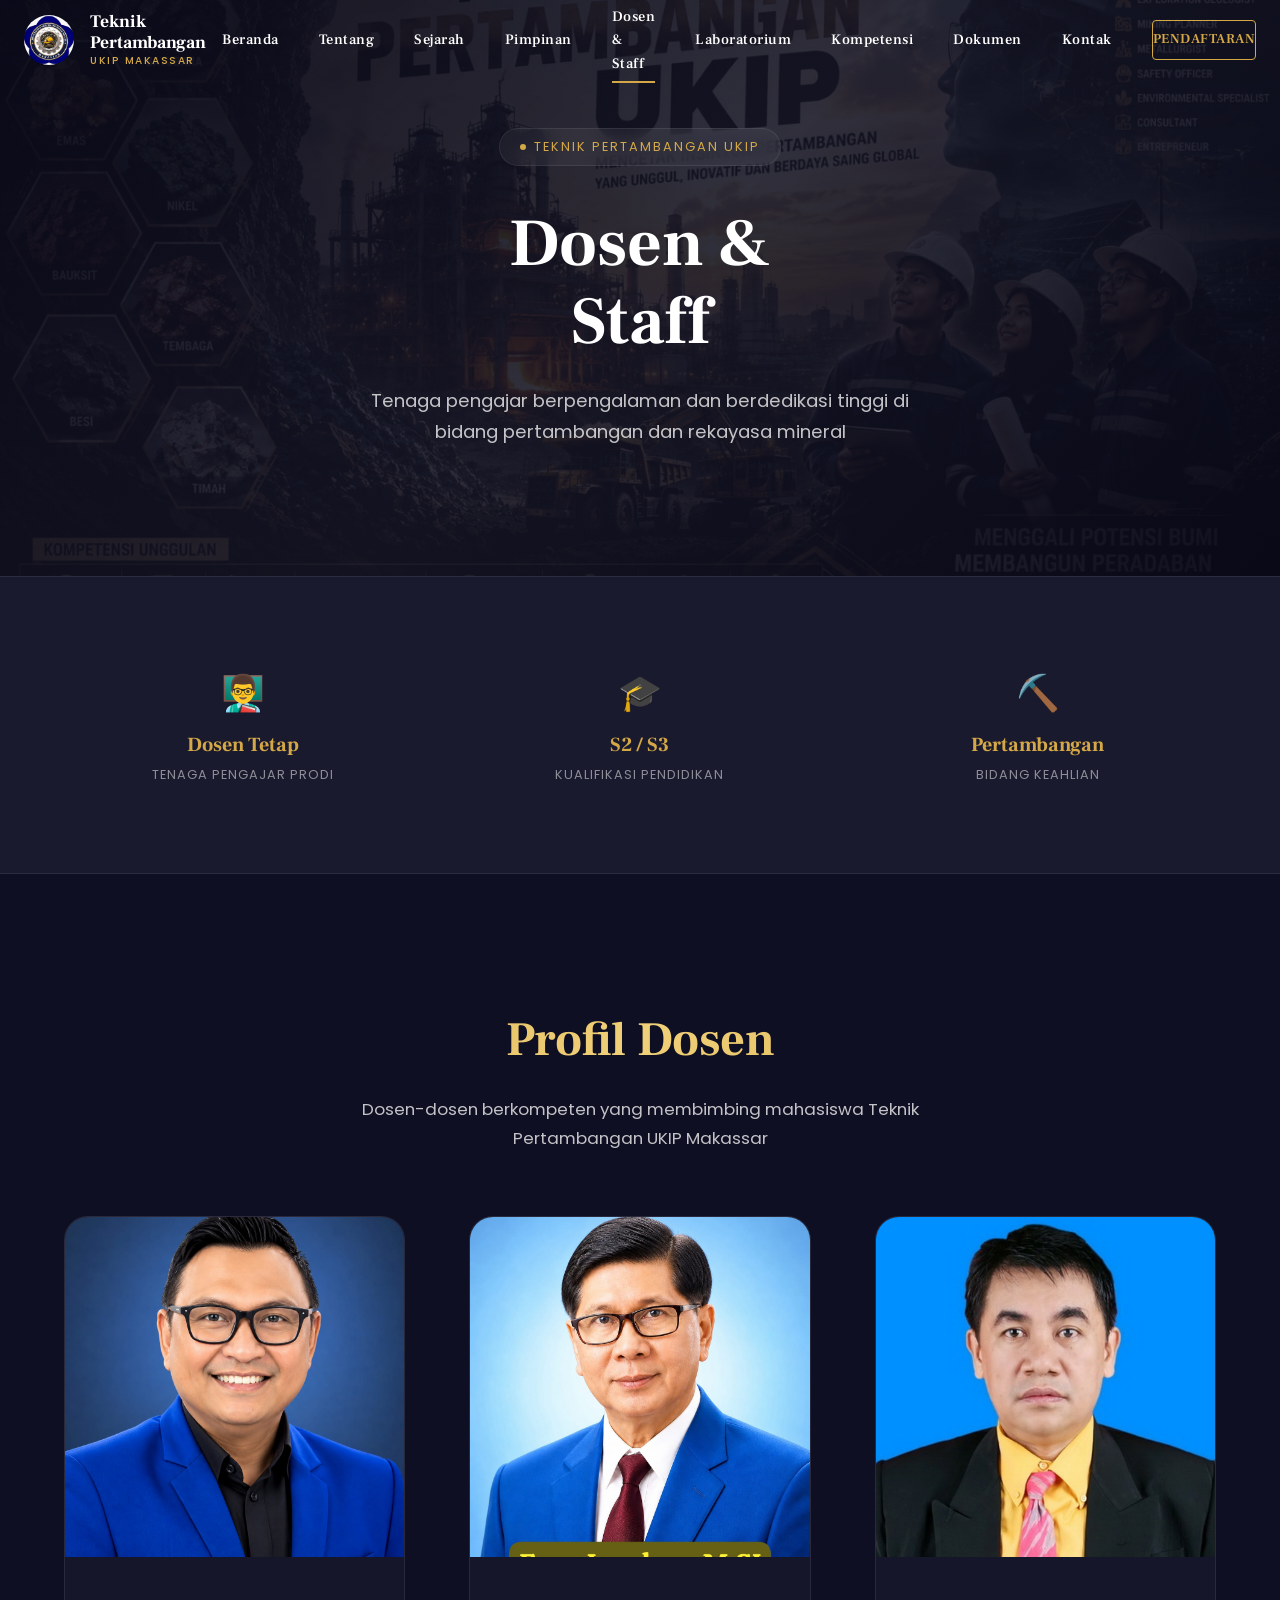
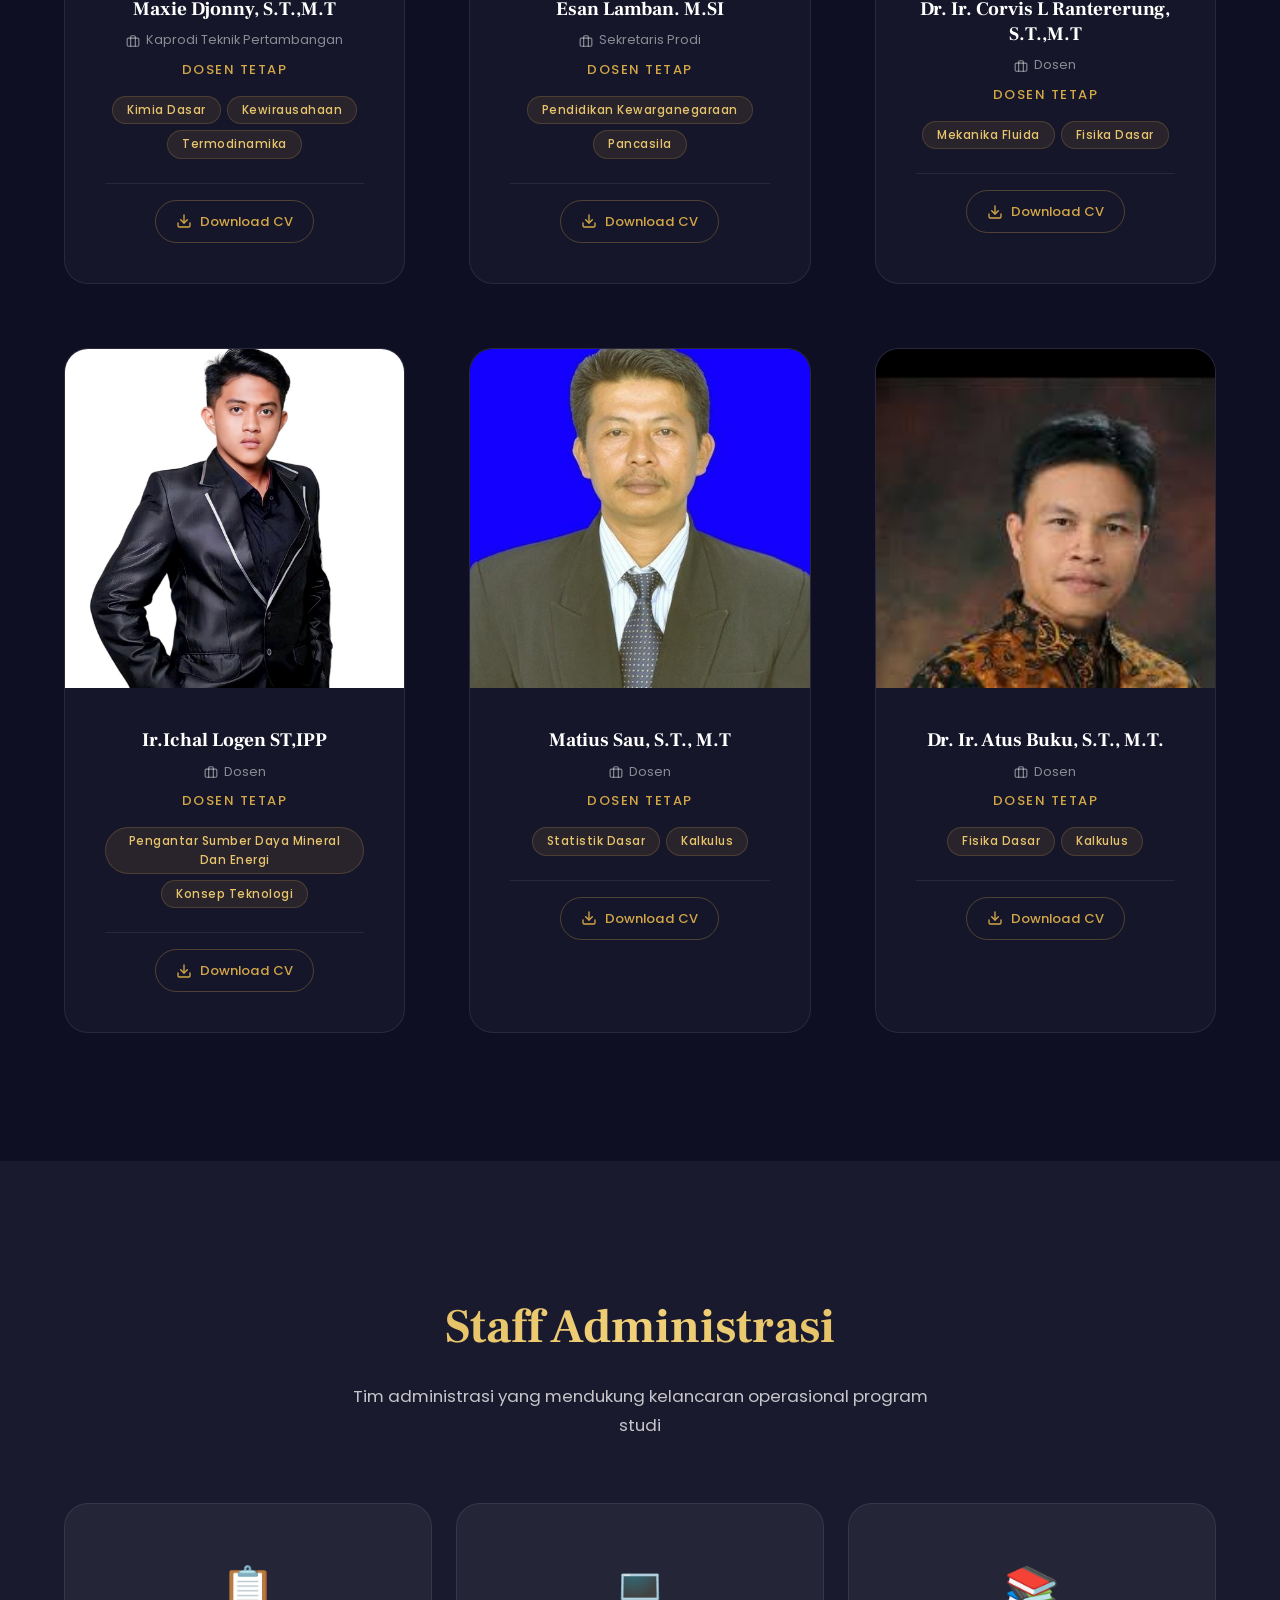
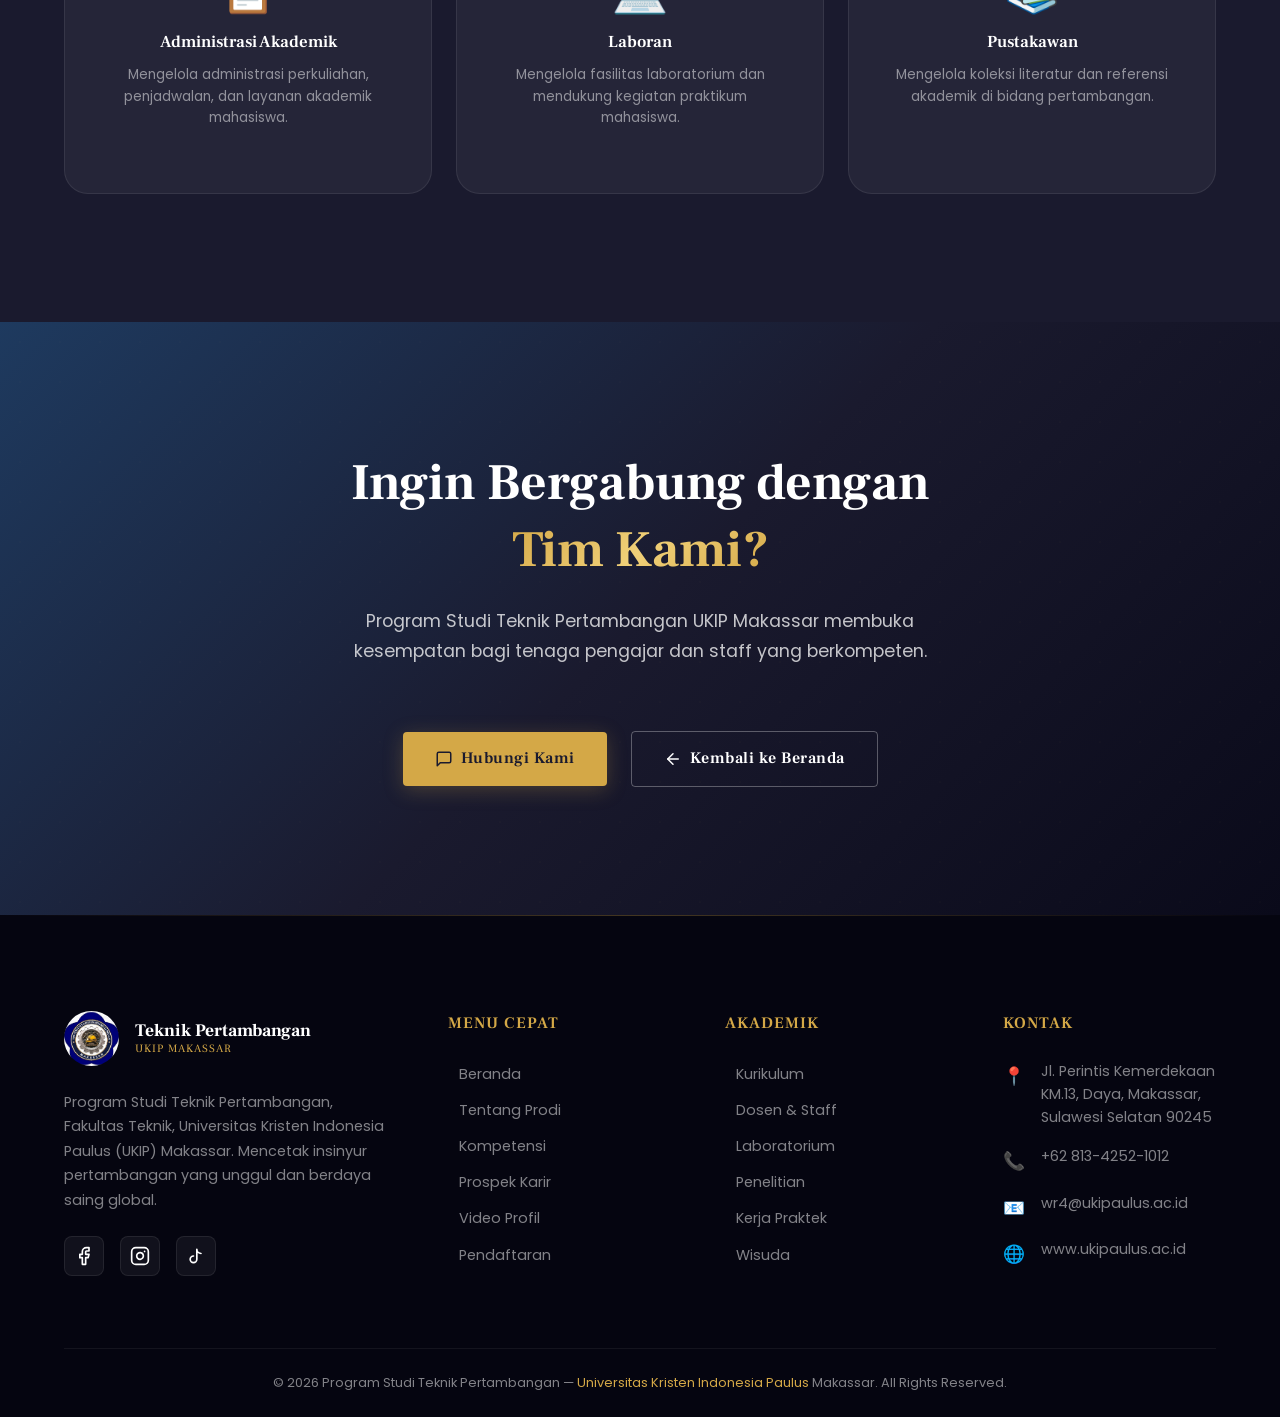
<file: dosen.html>
<!DOCTYPE html>
<html lang="id">
<head>
    <meta charset="UTF-8">
    <meta name="viewport" content="width=device-width, initial-scale=1.0">
    <title>Dosen & Staff — Teknik Pertambangan UKIP Makassar</title>
    <meta name="description" content="Profil Dosen dan Staff Program Studi Teknik Pertambangan Universitas Kristen Indonesia Paulus (UKIP) Makassar. Tenaga pengajar berpengalaman di bidang pertambangan.">
    <meta name="keywords" content="Dosen, Staff, Teknik Pertambangan, UKIP, Universitas Kristen Indonesia Paulus, Makassar">
    <meta property="og:title" content="Dosen & Staff — Teknik Pertambangan UKIP Makassar">
    <meta property="og:description" content="Profil Dosen dan Staff Program Studi Teknik Pertambangan UKIP Makassar">
    <meta property="og:type" content="website">
    <link rel="stylesheet" href="style.css">
    <link rel="icon" type="image/jpeg" href="asset/logo.jpeg">
</head>
<body>

    <!-- ==================== PRELOADER ==================== -->
    <div id="preloader">
        <img src="asset/logo.jpeg" alt="UKIP Logo" class="preloader-logo">
        <div class="preloader-bar">
            <div class="preloader-bar-inner"></div>
        </div>
        <p class="preloader-text">Loading...</p>
    </div>

    <!-- ==================== HEADER ==================== -->
    <header class="header" id="header">
        <div class="container container-wide">
            <a href="index.html" class="header-logo">
                <img src="asset/logo.jpeg" alt="Logo UKIP Teknik Pertambangan">
                <div class="header-logo-text">
                    <span class="logo-name">Teknik Pertambangan</span>
                    <span class="logo-sub">UKIP Makassar</span>
                </div>
            </a>

            <nav class="header-nav" id="main-nav">
                <a href="index.html">Beranda</a>
                <a href="index.html#tentang">Tentang</a>
                <a href="index.html#sejarah">Sejarah</a>
                <a href="index.html#pimpinan">Pimpinan</a>
                <a href="dosen.html" class="active">Dosen & Staff</a>
                <a href="laboratorium.html">Laboratorium</a>
                <a href="index.html#kompetensi">Kompetensi</a>
                <a href="index.html#dokumen">Dokumen</a>
                <a href="index.html#kontak">Kontak</a>
                <a href="index.html#pendaftaran" class="header-cta">Pendaftaran</a>
            </nav>

            <button class="menu-toggle" id="menu-toggle" aria-label="Toggle menu">
                <span></span>
                <span></span>
                <span></span>
            </button>
        </div>
    </header>

    <!-- Mobile Navigation Overlay -->
    <div class="mobile-nav-overlay" id="mobile-nav">
        <a href="index.html">Beranda</a>
        <a href="index.html#tentang">Tentang</a>
        <a href="index.html#sejarah">Sejarah</a>
        <a href="index.html#pimpinan">Pimpinan</a>
        <a href="dosen.html" class="active">Dosen & Staff</a>
        <a href="laboratorium.html">Laboratorium</a>
        <a href="index.html#kompetensi">Kompetensi</a>
        <a href="index.html#dokumen">Dokumen</a>
        <a href="index.html#kontak">Kontak</a>
        <a href="index.html#pendaftaran" class="btn btn-primary" style="margin-top: 1rem;">Pendaftaran</a>
    </div>

    <!-- ==================== PAGE HERO / BANNER ==================== -->
    <section class="dosen-hero">
        <div class="dosen-hero-bg">
            <img src="asset/banner.jpeg" alt="Banner Dosen & Staff">
        </div>
        <div class="dosen-hero-overlay"></div>
        <div class="dosen-hero-particles"></div>
        <div class="dosen-hero-content">
            <div class="hero-badge">
                <span class="badge-dot"></span>
                Teknik Pertambangan UKIP
            </div>
            <h1 class="dosen-hero-title">
                Dosen &<br>
                <span class="highlight">Staff</span>
            </h1>
            <p class="dosen-hero-subtitle">
                Tenaga pengajar berpengalaman dan berdedikasi tinggi di bidang pertambangan dan rekayasa mineral
            </p>
        </div>
    </section>

    <!-- ==================== DOSEN OVERVIEW STATS ==================== -->
    <section class="dosen-stats-section">
        <div class="container">
            <div class="dosen-stats-grid">
                <div class="dosen-stat-item">
                    <div class="dosen-stat-icon">👨‍🏫</div>
                    <div class="dosen-stat-value">Dosen Tetap</div>
                    <div class="dosen-stat-label">Tenaga Pengajar Prodi</div>
                </div>
                <div class="dosen-stat-item">
                    <div class="dosen-stat-icon">🎓</div>
                    <div class="dosen-stat-value">S2 / S3</div>
                    <div class="dosen-stat-label">Kualifikasi Pendidikan</div>
                </div>
                <div class="dosen-stat-item">
                    <div class="dosen-stat-icon">⛏️</div>
                    <div class="dosen-stat-value">Pertambangan</div>
                    <div class="dosen-stat-label">Bidang Keahlian</div>
                </div>
            </div>
        </div>
    </section>

    <!-- ==================== DOSEN PROFILES ==================== -->
    <section class="dosen-section section" id="dosen-list">
        <div class="container">
            <h2 class="section-title reveal">Profil Dosen</h2>
            <p class="section-subtitle reveal">Dosen-dosen berkompeten yang membimbing mahasiswa Teknik Pertambangan UKIP Makassar</p>

            <div class="dosen-grid">

                <!-- Dosen Card 1: Ketua Prodi -->
                <div class="dosen-card">
                    <div class="dosen-card-inner">
                        <div class="dosen-card-image-wrapper">
                            <img src="asset/ketua.jpeg" alt="Ketua Program Studi Teknik Pertambangan UKIP" class="dosen-card-photo">
                            <div class="dosen-card-overlay">
                                <a href="asset/cv_ketua_dosen.pdf" target="_blank" class="dosen-cv-btn">
                                    <svg width="18" height="18" viewBox="0 0 24 24" fill="none" stroke="currentColor" stroke-width="2" stroke-linecap="round" stroke-linejoin="round"><path d="M14 2H6a2 2 0 0 0-2 2v16a2 2 0 0 0 2 2h12a2 2 0 0 0 2-2V8z"></path><polyline points="14 2 14 8 20 8"></polyline><line x1="16" y1="13" x2="8" y2="13"></line><line x1="16" y1="17" x2="8" y2="17"></line><polyline points="10 9 9 9 8 9"></polyline></svg>
                                    Lihat CV
                                </a>
                            </div>
                        </div>
                        <div class="dosen-card-body">
                            <h3 class="dosen-card-name">Maxie Djonny, S.T.,M.T</h3>
                            <div class="dosen-card-nidn">
                                <svg width="14" height="14" viewBox="0 0 24 24" fill="none" stroke="currentColor" stroke-width="2" stroke-linecap="round" stroke-linejoin="round"><rect x="2" y="7" width="20" height="14" rx="2" ry="2"></rect><path d="M16 21V5a2 2 0 0 0-2-2h-4a2 2 0 0 0-2 2v16"></path></svg>
                                Kaprodi Teknik Pertambangan
                            </div>
                            <div class="dosen-card-jabatan">Dosen Tetap</div>
                            <div class="dosen-card-keahlian">
                                <span class="keahlian-tag">Kimia Dasar</span>
                                <span class="keahlian-tag">Kewirausahaan</span>
                                <span class="keahlian-tag">Termodinamika</span>
                            </div>
                            <div class="dosen-card-actions">
                                <a href="asset/cv_ketua_dosen.pdf" target="_blank" class="dosen-action-btn">
                                    <svg width="16" height="16" viewBox="0 0 24 24" fill="none" stroke="currentColor" stroke-width="2" stroke-linecap="round" stroke-linejoin="round"><path d="M21 15v4a2 2 0 0 1-2 2H5a2 2 0 0 1-2-2v-4"></path><polyline points="7 10 12 15 17 10"></polyline><line x1="12" y1="15" x2="12" y2="3"></line></svg>
                                    Download CV
                                </a>
                            </div>
                        </div>
                    </div>
                </div>

                <!-- Dosen Card 2: Sekretaris Prodi -->
                <div class="dosen-card">
                    <div class="dosen-card-inner">
                        <div class="dosen-card-image-wrapper">
                            <img src="asset/serkertaris.jpeg" alt="Esan Lamban, M.SI - Sekretaris Prodi Teknik Pertambangan UKIP" class="dosen-card-photo">
                            <div class="dosen-card-overlay">
                                <a href="asset/cv_serkertaris.pdf" target="_blank" class="dosen-cv-btn">
                                    <svg width="18" height="18" viewBox="0 0 24 24" fill="none" stroke="currentColor" stroke-width="2" stroke-linecap="round" stroke-linejoin="round"><path d="M14 2H6a2 2 0 0 0-2 2v16a2 2 0 0 0 2 2h12a2 2 0 0 0 2-2V8z"></path><polyline points="14 2 14 8 20 8"></polyline><line x1="16" y1="13" x2="8" y2="13"></line><line x1="16" y1="17" x2="8" y2="17"></line><polyline points="10 9 9 9 8 9"></polyline></svg>
                                    Lihat CV
                                </a>
                            </div>
                        </div>
                        <div class="dosen-card-body">
                            <h3 class="dosen-card-name">Esan Lamban. M.SI</h3>
                            <div class="dosen-card-nidn">
                                <svg width="14" height="14" viewBox="0 0 24 24" fill="none" stroke="currentColor" stroke-width="2" stroke-linecap="round" stroke-linejoin="round"><rect x="2" y="7" width="20" height="14" rx="2" ry="2"></rect><path d="M16 21V5a2 2 0 0 0-2-2h-4a2 2 0 0 0-2 2v16"></path></svg>
                                Sekretaris Prodi
                            </div>
                            <div class="dosen-card-jabatan">Dosen Tetap</div>
                            <div class="dosen-card-keahlian">
                                <span class="keahlian-tag">Pendidikan Kewarganegaraan</span>
                                <span class="keahlian-tag">Pancasila</span>
                            </div>
                            <div class="dosen-card-actions">
                                <a href="asset/cv_serkertaris.pdf" target="_blank" class="dosen-action-btn">
                                    <svg width="16" height="16" viewBox="0 0 24 24" fill="none" stroke="currentColor" stroke-width="2" stroke-linecap="round" stroke-linejoin="round"><path d="M21 15v4a2 2 0 0 1-2 2H5a2 2 0 0 1-2-2v-4"></path><polyline points="7 10 12 15 17 10"></polyline><line x1="12" y1="15" x2="12" y2="3"></line></svg>
                                    Download CV
                                </a>
                            </div>
                        </div>
                    </div>
                </div>

                <!-- Dosen Card 3 -->
                <div class="dosen-card">
                    <div class="dosen-card-inner">
                        <div class="dosen-card-image-wrapper">
                            <img src="asset/profil_dosen.jpeg" alt="Dosen Teknik Pertambangan UKIP" class="dosen-card-photo">
                            <div class="dosen-card-overlay">
                                <a href="asset/cv_dosen.pdf" target="_blank" class="dosen-cv-btn">
                                    <svg width="18" height="18" viewBox="0 0 24 24" fill="none" stroke="currentColor" stroke-width="2" stroke-linecap="round" stroke-linejoin="round"><path d="M14 2H6a2 2 0 0 0-2 2v16a2 2 0 0 0 2 2h12a2 2 0 0 0 2-2V8z"></path><polyline points="14 2 14 8 20 8"></polyline><line x1="16" y1="13" x2="8" y2="13"></line><line x1="16" y1="17" x2="8" y2="17"></line><polyline points="10 9 9 9 8 9"></polyline></svg>
                                    Lihat CV
                                </a>
                            </div>
                        </div>
                        <div class="dosen-card-body">
                            <h3 class="dosen-card-name"> Dr. Ir. Corvis L Rantererung, S.T.,M.T</h3>
                            <div class="dosen-card-nidn">
                                <svg width="14" height="14" viewBox="0 0 24 24" fill="none" stroke="currentColor" stroke-width="2" stroke-linecap="round" stroke-linejoin="round"><rect x="2" y="7" width="20" height="14" rx="2" ry="2"></rect><path d="M16 21V5a2 2 0 0 0-2-2h-4a2 2 0 0 0-2 2v16"></path></svg>
                                Dosen
                            </div>
                            <div class="dosen-card-jabatan">Dosen Tetap</div>
                            <div class="dosen-card-keahlian">
                                <span class="keahlian-tag">Mekanika Fluida</span>
                                <span class="keahlian-tag">Fisika Dasar</span>
                            </div>
                            <div class="dosen-card-actions">
                                <a href="asset/cv_dosen.pdf" target="_blank" class="dosen-action-btn">
                                    <svg width="16" height="16" viewBox="0 0 24 24" fill="none" stroke="currentColor" stroke-width="2" stroke-linecap="round" stroke-linejoin="round"><path d="M21 15v4a2 2 0 0 1-2 2H5a2 2 0 0 1-2-2v-4"></path><polyline points="7 10 12 15 17 10"></polyline><line x1="12" y1="15" x2="12" y2="3"></line></svg>
                                    Download CV
                                </a>
                            </div>
                        </div>
                    </div>
                </div>

                <!-- Dosen Card 4 -->
                <div class="dosen-card">
                    <div class="dosen-card-inner">
                        <div class="dosen-card-image-wrapper">
                            <img src="asset/profil_dosen2.jpeg" alt="Ir.Ichal Logen ST,IPP" class="dosen-card-photo">
                            <div class="dosen-card-overlay">
                                <a href="asset/cv_dosen2.pdf" target="_blank" class="dosen-cv-btn">
                                    <svg width="18" height="18" viewBox="0 0 24 24" fill="none" stroke="currentColor" stroke-width="2" stroke-linecap="round" stroke-linejoin="round"><path d="M14 2H6a2 2 0 0 0-2 2v16a2 2 0 0 0 2 2h12a2 2 0 0 0 2-2V8z"></path><polyline points="14 2 14 8 20 8"></polyline><line x1="16" y1="13" x2="8" y2="13"></line><line x1="16" y1="17" x2="8" y2="17"></line><polyline points="10 9 9 9 8 9"></polyline></svg>
                                    Lihat CV
                                </a>
                            </div>
                        </div>
                        <div class="dosen-card-body">
                            <h3 class="dosen-card-name">Ir.Ichal Logen ST,IPP</h3>
                            <div class="dosen-card-nidn">
                                <svg width="14" height="14" viewBox="0 0 24 24" fill="none" stroke="currentColor" stroke-width="2" stroke-linecap="round" stroke-linejoin="round"><rect x="2" y="7" width="20" height="14" rx="2" ry="2"></rect><path d="M16 21V5a2 2 0 0 0-2-2h-4a2 2 0 0 0-2 2v16"></path></svg>
                                Dosen
                            </div>
                            <div class="dosen-card-jabatan">Dosen Tetap</div>
                            <div class="dosen-card-keahlian">
                                <span class="keahlian-tag">Pengantar Sumber Daya Mineral Dan Energi</span>
                                <span class="keahlian-tag">Konsep Teknologi</span>
                            </div>
                            <div class="dosen-card-actions">
                                <a href="asset/cv_dosen2.pdf" target="_blank" class="dosen-action-btn">
                                    <svg width="16" height="16" viewBox="0 0 24 24" fill="none" stroke="currentColor" stroke-width="2" stroke-linecap="round" stroke-linejoin="round"><path d="M21 15v4a2 2 0 0 1-2 2H5a2 2 0 0 1-2-2v-4"></path><polyline points="7 10 12 15 17 10"></polyline><line x1="12" y1="15" x2="12" y2="3"></line></svg>
                                    Download CV
                                </a>
                            </div>
                        </div>
                    </div>
                </div>

                <!-- Dosen Card 5 -->
                <div class="dosen-card">
                    <div class="dosen-card-inner">
                        <div class="dosen-card-image-wrapper">
                            <img src="asset/profil_dosen3.jpeg" alt="Matius Sau, S.T., M.T" class="dosen-card-photo">
                            <div class="dosen-card-overlay">
                                <a href="asset/cv_dosen3.pdf" target="_blank" class="dosen-cv-btn">
                                    <svg width="18" height="18" viewBox="0 0 24 24" fill="none" stroke="currentColor" stroke-width="2" stroke-linecap="round" stroke-linejoin="round"><path d="M14 2H6a2 2 0 0 0-2 2v16a2 2 0 0 0 2 2h12a2 2 0 0 0 2-2V8z"></path><polyline points="14 2 14 8 20 8"></polyline><line x1="16" y1="13" x2="8" y2="13"></line><line x1="16" y1="17" x2="8" y2="17"></line><polyline points="10 9 9 9 8 9"></polyline></svg>
                                    Lihat CV
                                </a>
                            </div>
                        </div>
                        <div class="dosen-card-body">
                            <h3 class="dosen-card-name">Matius Sau, S.T., M.T</h3>
                            <div class="dosen-card-nidn">
                                <svg width="14" height="14" viewBox="0 0 24 24" fill="none" stroke="currentColor" stroke-width="2" stroke-linecap="round" stroke-linejoin="round"><rect x="2" y="7" width="20" height="14" rx="2" ry="2"></rect><path d="M16 21V5a2 2 0 0 0-2-2h-4a2 2 0 0 0-2 2v16"></path></svg>
                                Dosen
                            </div>
                            <div class="dosen-card-jabatan">Dosen Tetap</div>
                            <div class="dosen-card-keahlian">
                                <span class="keahlian-tag">Statistik Dasar</span>
                                <span class="keahlian-tag">Kalkulus</span>
                            </div>
                            <div class="dosen-card-actions">
                                <a href="asset/cv_dosen3.pdf" target="_blank" class="dosen-action-btn">
                                    <svg width="16" height="16" viewBox="0 0 24 24" fill="none" stroke="currentColor" stroke-width="2" stroke-linecap="round" stroke-linejoin="round"><path d="M21 15v4a2 2 0 0 1-2 2H5a2 2 0 0 1-2-2v-4"></path><polyline points="7 10 12 15 17 10"></polyline><line x1="12" y1="15" x2="12" y2="3"></line></svg>
                                    Download CV
                                </a>
                            </div>
                        </div>
                    </div>
                </div>

                <!-- Dosen Card 6 -->
                <div class="dosen-card">
                    <div class="dosen-card-inner">
                        <div class="dosen-card-image-wrapper">
                            <img src="asset/profil_dosen4.jpg" alt="Dr. Ir. Atus Buku, S.T., M.T." class="dosen-card-photo">
                            <div class="dosen-card-overlay">
                                <a href="asset/cv_dosen4.pdf" target="_blank" class="dosen-cv-btn">
                                    <svg width="18" height="18" viewBox="0 0 24 24" fill="none" stroke="currentColor" stroke-width="2" stroke-linecap="round" stroke-linejoin="round"><path d="M14 2H6a2 2 0 0 0-2 2v16a2 2 0 0 0 2 2h12a2 2 0 0 0 2-2V8z"></path><polyline points="14 2 14 8 20 8"></polyline><line x1="16" y1="13" x2="8" y2="13"></line><line x1="16" y1="17" x2="8" y2="17"></line><polyline points="10 9 9 9 8 9"></polyline></svg>
                                    Lihat CV
                                </a>
                            </div>
                        </div>
                        <div class="dosen-card-body">
                            <h3 class="dosen-card-name">Dr. Ir. Atus Buku, S.T., M.T.</h3>
                            <div class="dosen-card-nidn">
                                <svg width="14" height="14" viewBox="0 0 24 24" fill="none" stroke="currentColor" stroke-width="2" stroke-linecap="round" stroke-linejoin="round"><rect x="2" y="7" width="20" height="14" rx="2" ry="2"></rect><path d="M16 21V5a2 2 0 0 0-2-2h-4a2 2 0 0 0-2 2v16"></path></svg>
                                Dosen
                            </div>
                            <div class="dosen-card-jabatan">Dosen Tetap</div>
                            <div class="dosen-card-keahlian">
                                <span class="keahlian-tag">Fisika Dasar</span>
                                <span class="keahlian-tag">Kalkulus</span>
                            </div>
                            <div class="dosen-card-actions">
                                <a href="asset/cv_dosen4.pdf" target="_blank" class="dosen-action-btn">
                                    <svg width="16" height="16" viewBox="0 0 24 24" fill="none" stroke="currentColor" stroke-width="2" stroke-linecap="round" stroke-linejoin="round"><path d="M21 15v4a2 2 0 0 1-2 2H5a2 2 0 0 1-2-2v-4"></path><polyline points="7 10 12 15 17 10"></polyline><line x1="12" y1="15" x2="12" y2="3"></line></svg>
                                    Download CV
                                </a>
                            </div>
                        </div>
                    </div>
                </div>
                <!-- ============================================
                     TAMBAHKAN DOSEN LAINNYA DI SINI
                     Duplikasi blok <div class="dosen-card">...</div> 
                     dan ganti:
                     - src gambar (asset/profil_dosenX.jpeg, dst)
                     - href CV (asset/cv_dosenX.pdf, dst)
                     - Nama, NIDN, Jabatan, Keahlian
                     ============================================ -->

            </div>
        </div>
    </section>

    <!-- ==================== STAFF SECTION ==================== -->
    <section class="staff-section section" id="staff-list">
        <div class="container">
            <h2 class="section-title reveal">Staff Administrasi</h2>
            <p class="section-subtitle reveal">Tim administrasi yang mendukung kelancaran operasional program studi</p>

            <div class="staff-grid">
                <div class="staff-card">
                    <div class="staff-icon">📋</div>
                    <h3 class="staff-title">Administrasi Akademik</h3>
                    <p class="staff-desc">Mengelola administrasi perkuliahan, penjadwalan, dan layanan akademik mahasiswa.</p>
                </div>
                <div class="staff-card">
                    <div class="staff-icon">💻</div>
                    <h3 class="staff-title">Laboran</h3>
                    <p class="staff-desc">Mengelola fasilitas laboratorium dan mendukung kegiatan praktikum mahasiswa.</p>
                </div>
                <div class="staff-card">
                    <div class="staff-icon">📚</div>
                    <h3 class="staff-title">Pustakawan</h3>
                    <p class="staff-desc">Mengelola koleksi literatur dan referensi akademik di bidang pertambangan.</p>
                </div>
            </div>
        </div>
    </section>

    <!-- ==================== CTA SECTION ==================== -->
    <section class="cta-section" id="pendaftaran">
        <div class="container">
            <div class="cta-content">
                <h2 class="cta-title reveal">
                    Ingin Bergabung dengan<br>
                    <span class="gold">Tim Kami?</span>
                </h2>
                <p class="cta-desc reveal">
                    Program Studi Teknik Pertambangan UKIP Makassar membuka kesempatan bagi tenaga pengajar dan staff yang berkompeten.
                </p>
                <div class="hero-buttons reveal">
                    <a href="https://wa.me/6281241219599" target="_blank" class="btn btn-primary">
                        <svg width="18" height="18" viewBox="0 0 24 24" fill="none" stroke="currentColor" stroke-width="2" stroke-linecap="round" stroke-linejoin="round"><path d="M21 15a2 2 0 0 1-2 2H7l-4 4V5a2 2 0 0 1 2-2h14a2 2 0 0 1 2 2z"></path></svg>
                        Hubungi Kami
                    </a>
                    <a href="index.html" class="btn btn-outline">
                        <svg width="18" height="18" viewBox="0 0 24 24" fill="none" stroke="currentColor" stroke-width="2" stroke-linecap="round" stroke-linejoin="round"><line x1="19" y1="12" x2="5" y2="12"></line><polyline points="12 19 5 12 12 5"></polyline></svg>
                        Kembali ke Beranda
                    </a>
                </div>
            </div>
        </div>
    </section>

    <!-- ==================== FOOTER ==================== -->
    <footer class="footer" id="kontak">
        <div class="container">
            <div class="footer-grid">
                <!-- Brand Column -->
                <div class="footer-brand">
                    <div class="footer-logo">
                        <img src="asset/logo.jpeg" alt="Logo UKIP">
                        <div class="footer-logo-text">
                            Teknik Pertambangan
                            <span>UKIP Makassar</span>
                        </div>
                    </div>
                    <p class="footer-desc">
                        Program Studi Teknik Pertambangan, Fakultas Teknik, Universitas Kristen Indonesia Paulus (UKIP) Makassar. Mencetak insinyur pertambangan yang unggul dan berdaya saing global.
                    </p>
                    <div class="footer-social">
                        <a href="https://facebook.com/ukipmakassar" aria-label="Facebook" target="_blank">
                            <svg width="20" height="20" viewBox="0 0 24 24" fill="none" stroke="currentColor" stroke-width="2" stroke-linecap="round" stroke-linejoin="round"><path d="M18 2h-3a5 5 0 0 0-5 5v3H7v4h3v8h4v-8h3l1-4h-4V7a1 1 0 0 1 1-1h3z"></path></svg>
                        </a>
                        <a href="https://instagram.com/ukipmakassar" aria-label="Instagram" target="_blank">
                            <svg width="20" height="20" viewBox="0 0 24 24" fill="none" stroke="currentColor" stroke-width="2" stroke-linecap="round" stroke-linejoin="round"><rect x="2" y="2" width="20" height="20" rx="5" ry="5"></rect><path d="M16 11.37A4 4 0 1 1 12.63 8 4 4 0 0 1 16 11.37z"></path><line x1="17.5" y1="6.5" x2="17.51" y2="6.5"></line></svg>
                        </a>
                        <a href="https://tiktok.com/@ukipmakassar" aria-label="TikTok" target="_blank">
                            <svg width="20" height="20" viewBox="0 0 24 24" fill="none" stroke="currentColor" stroke-width="2" stroke-linecap="round" stroke-linejoin="round"><path d="M9 12a4 4 0 1 0 4 4V4a5 5 0 0 0 5 5"></path></svg>
                        </a>
                    </div>
                </div>

                <!-- Quick Links -->
                <div class="footer-col">
                    <h4>Menu Cepat</h4>
                    <ul>
                        <li><a href="index.html">Beranda</a></li>
                        <li><a href="index.html#tentang">Tentang Prodi</a></li>
                        <li><a href="index.html#kompetensi">Kompetensi</a></li>
                        <li><a href="index.html#karir">Prospek Karir</a></li>
                        <li><a href="index.html#video">Video Profil</a></li>
                        <li><a href="index.html#pendaftaran">Pendaftaran</a></li>
                    </ul>
                </div>

                <!-- Academic -->
                <div class="footer-col">
                    <h4>Akademik</h4>
                    <ul>
                        <li><a href="javascript:void(0)">Kurikulum</a></li>
                        <li><a href="dosen.html">Dosen & Staff</a></li>
                        <li><a href="laboratorium.html">Laboratorium</a></li>
                        <li><a href="javascript:void(0)">Penelitian</a></li>
                        <li><a href="javascript:void(0)">Kerja Praktek</a></li>
                        <li><a href="javascript:void(0)">Wisuda</a></li>
                    </ul>
                </div>

                <!-- Contact -->
                <div class="footer-col">
                    <h4>Kontak</h4>
                    <div class="footer-contact-item">
                        <span class="icon">📍</span>
                        <span>Jl. Perintis Kemerdekaan KM.13, Daya, Makassar, Sulawesi Selatan 90245</span>
                    </div>
                    <div class="footer-contact-item">
                        <span class="icon">📞</span>
                        <span>+62 813-4252-1012</span>
                    </div>
                    <div class="footer-contact-item">
                        <span class="icon">📧</span>
                        <span>wr4@ukipaulus.ac.id</span>
                    </div>
                    <div class="footer-contact-item">
                        <span class="icon">🌐</span>
                        <span>www.ukipaulus.ac.id</span>
                    </div>
                </div>
            </div>

            <div class="footer-bottom">
                <p>&copy; 2026 Program Studi Teknik Pertambangan — <a href="https://ukipaulus.ac.id" target="_blank">Universitas Kristen Indonesia Paulus</a> Makassar. All Rights Reserved.</p>
            </div>
        </div>
    </footer>

    <script src="script.js"></script>
</body>
</html>
</file>
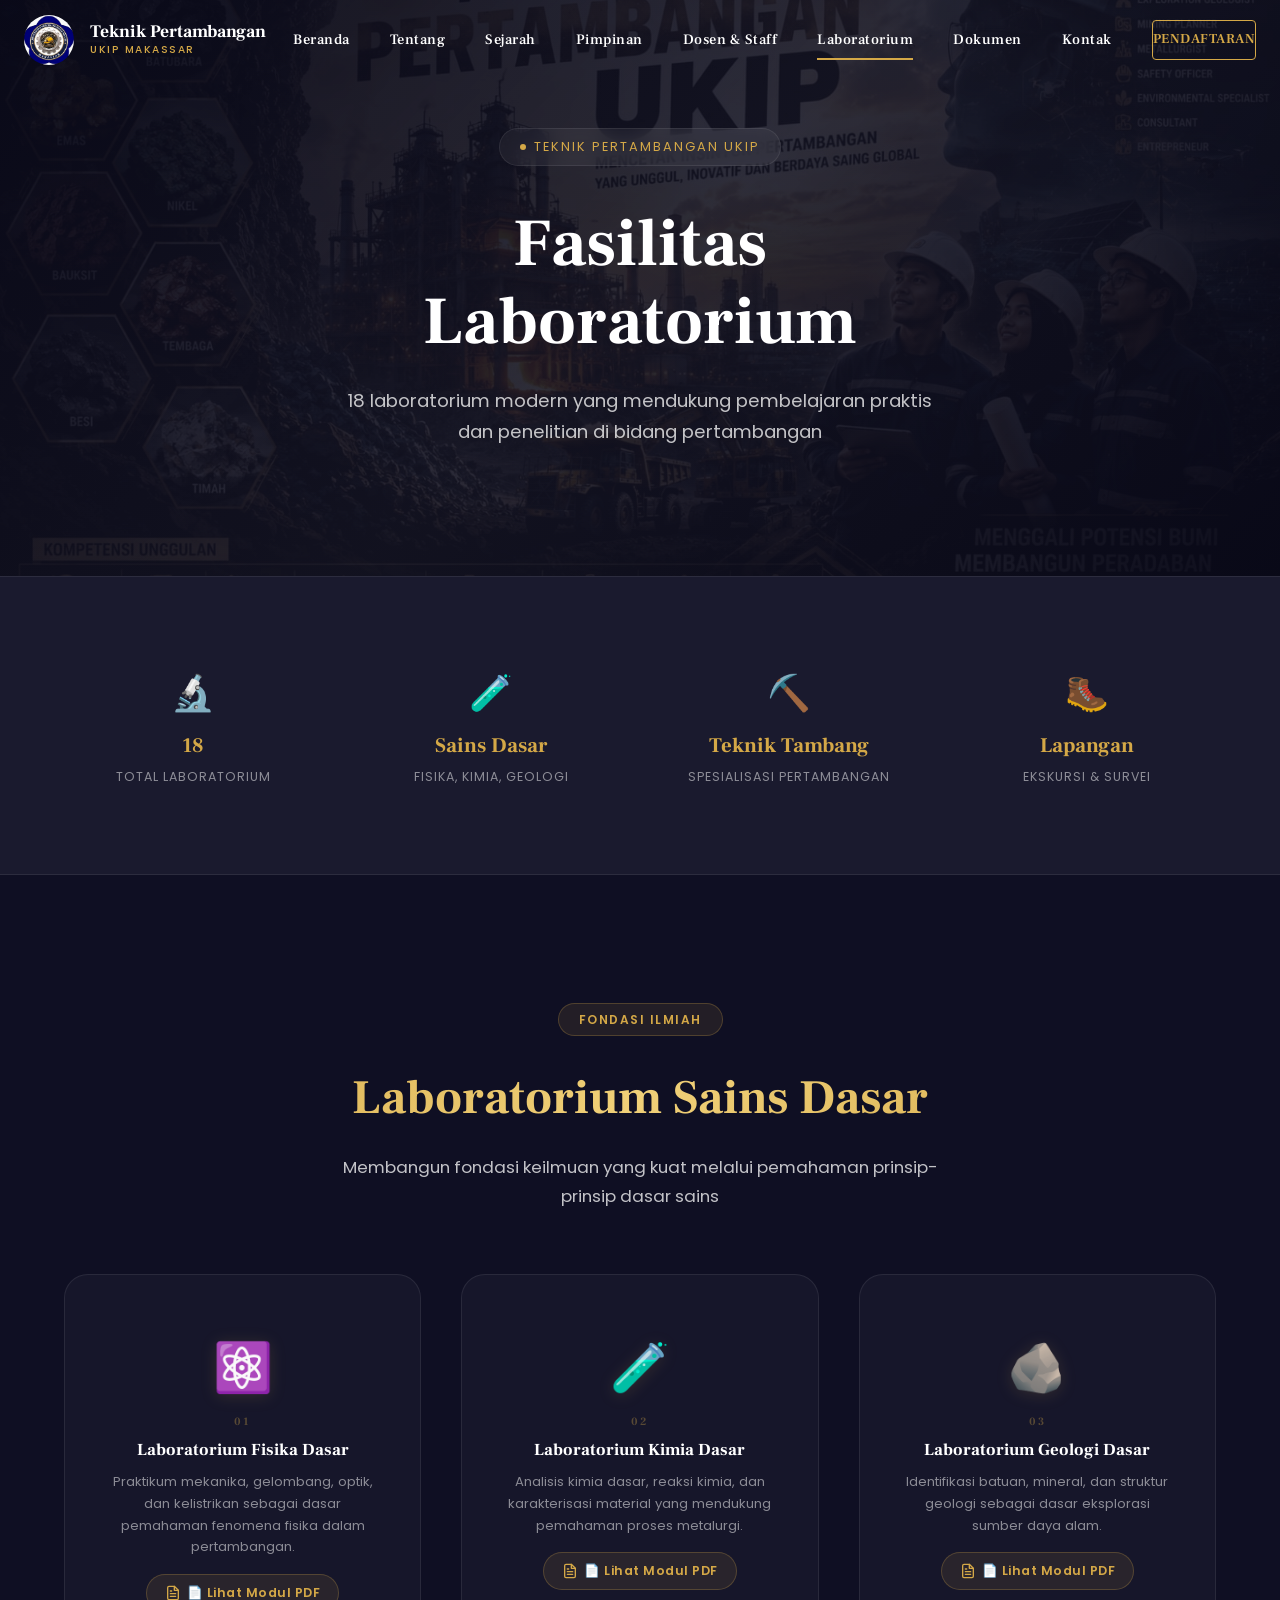
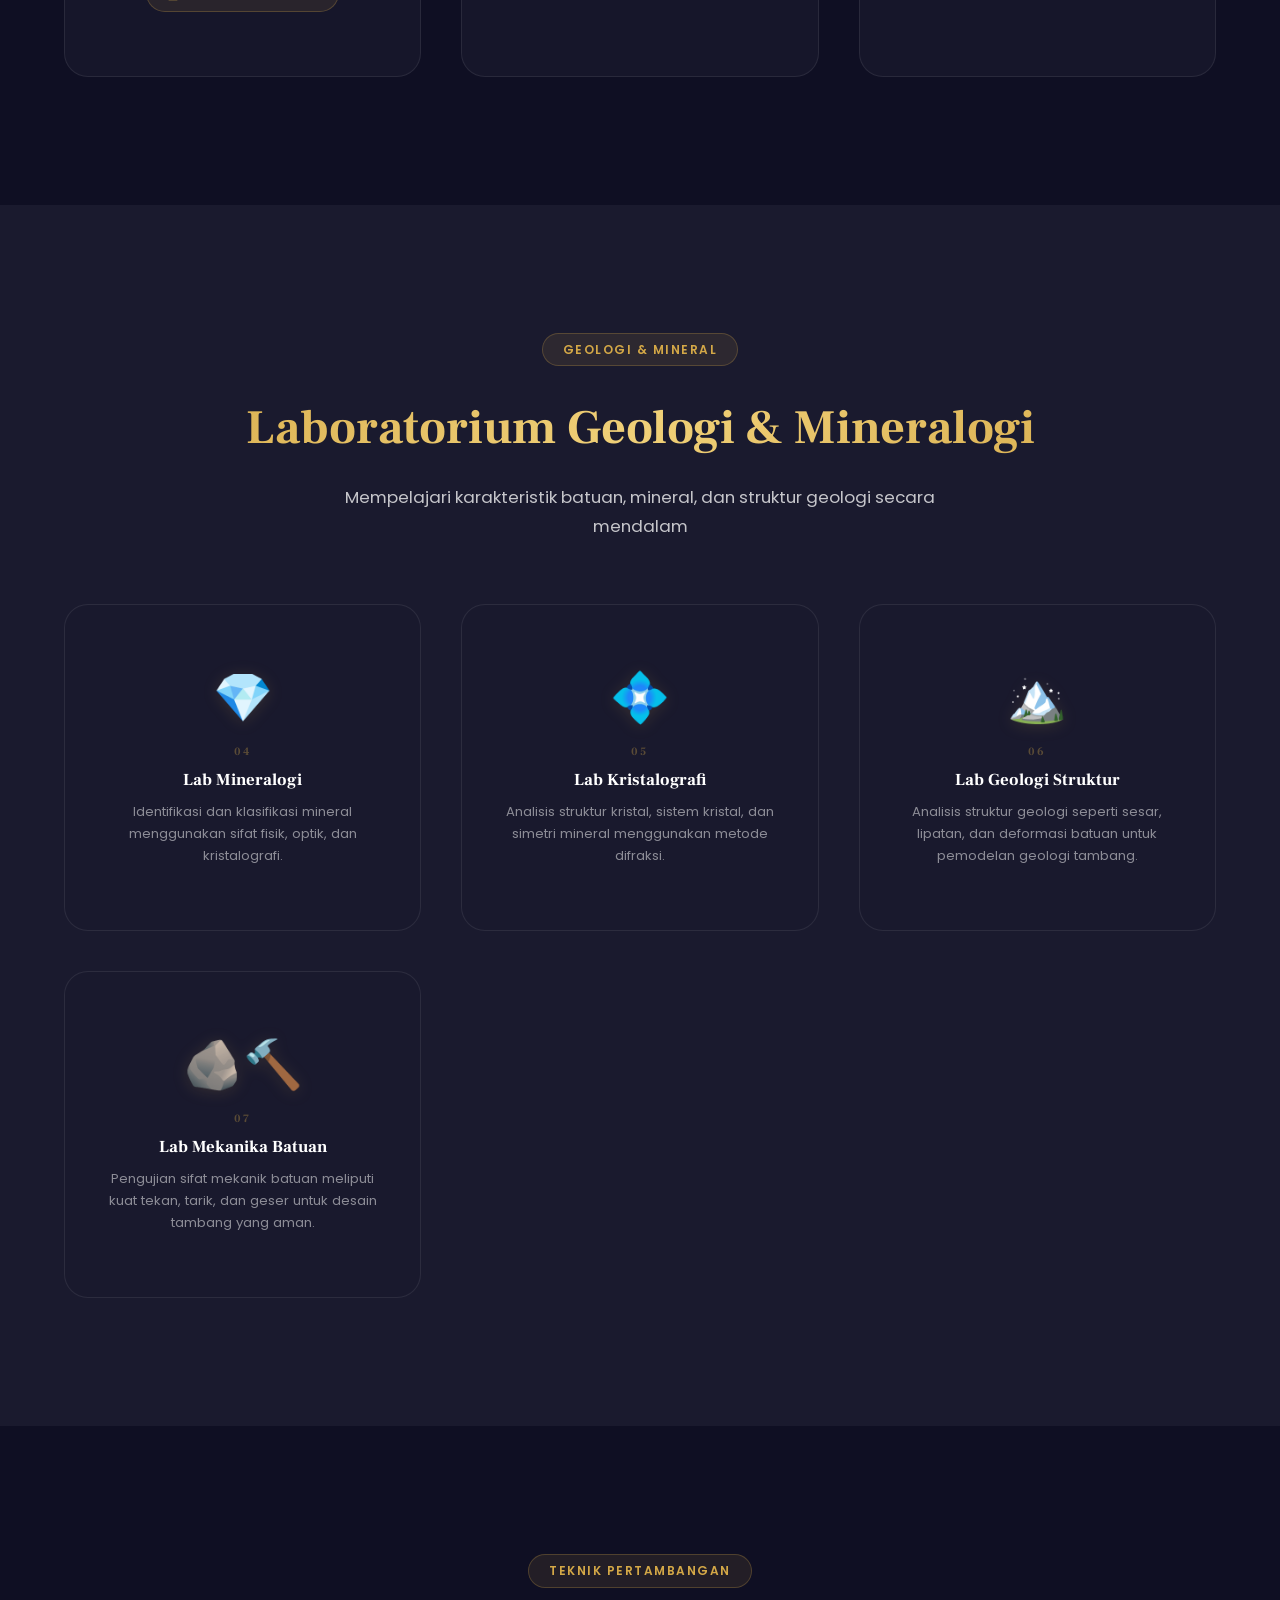
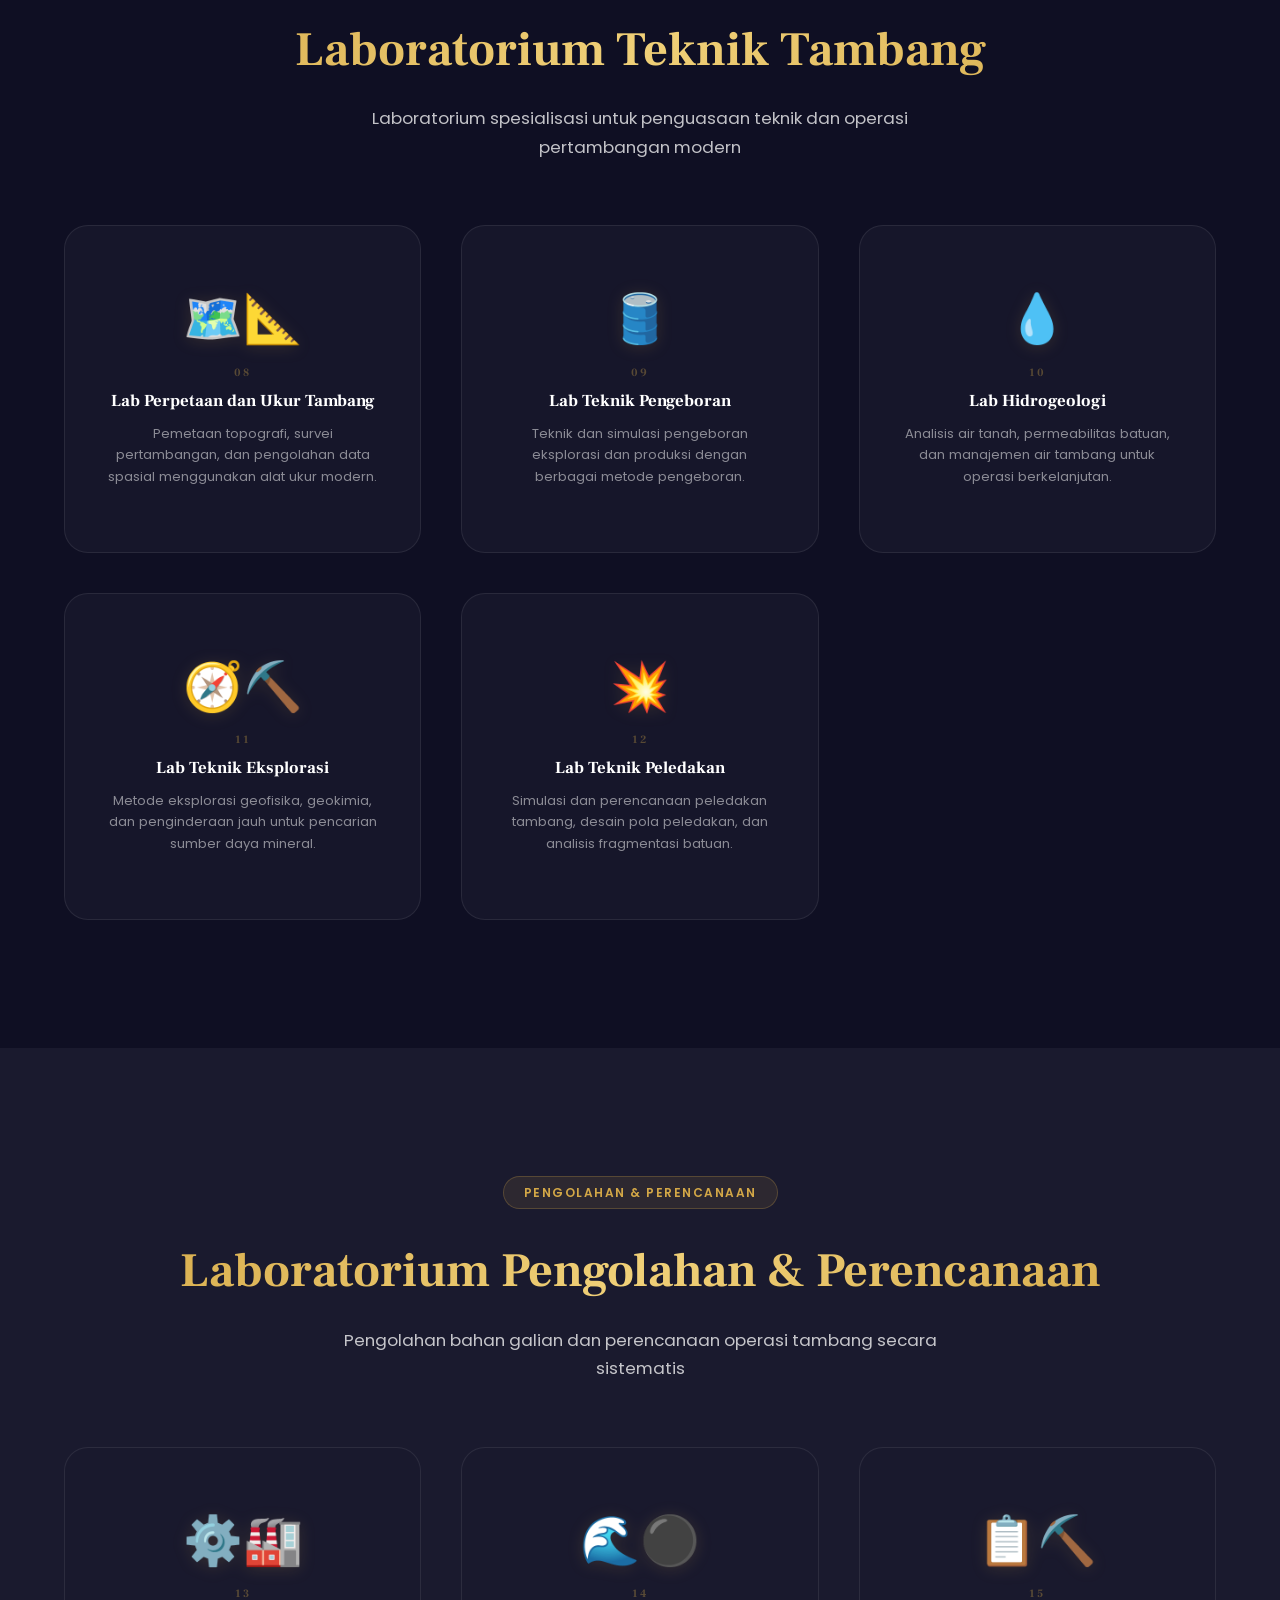
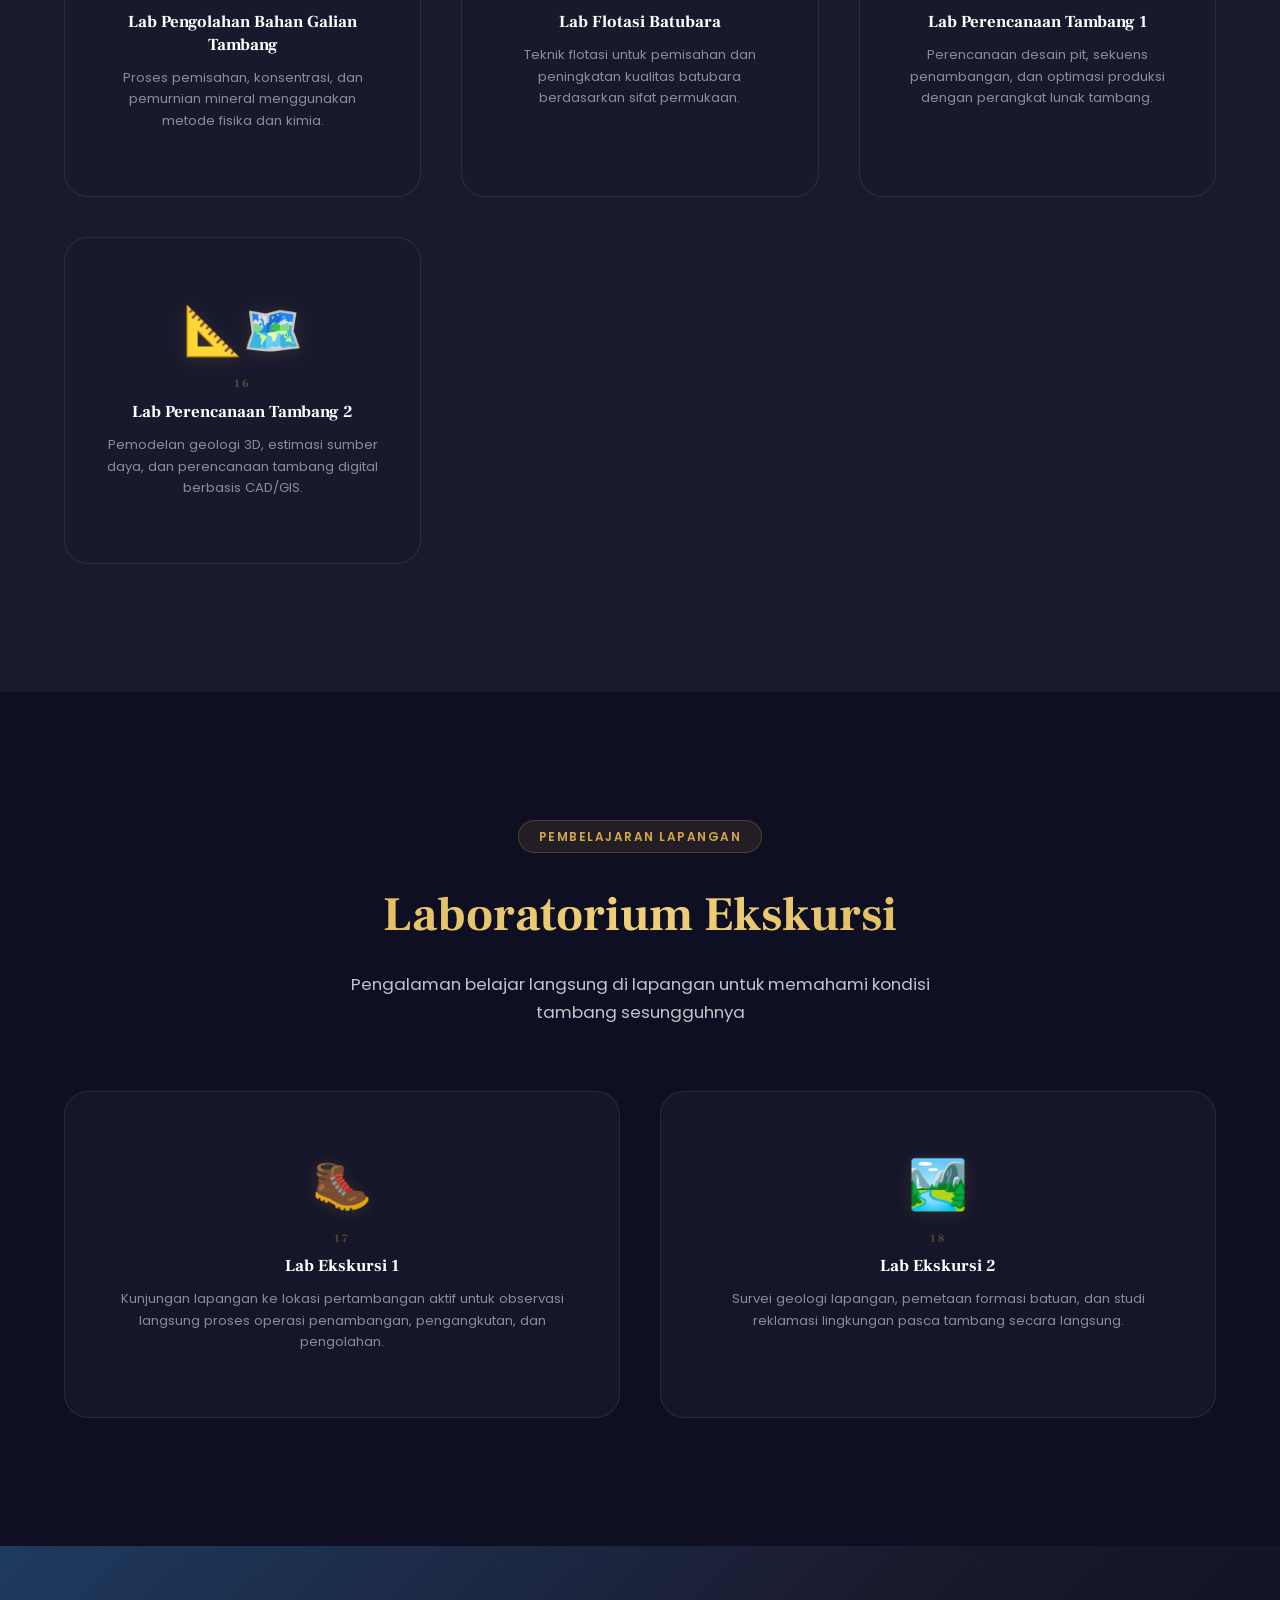
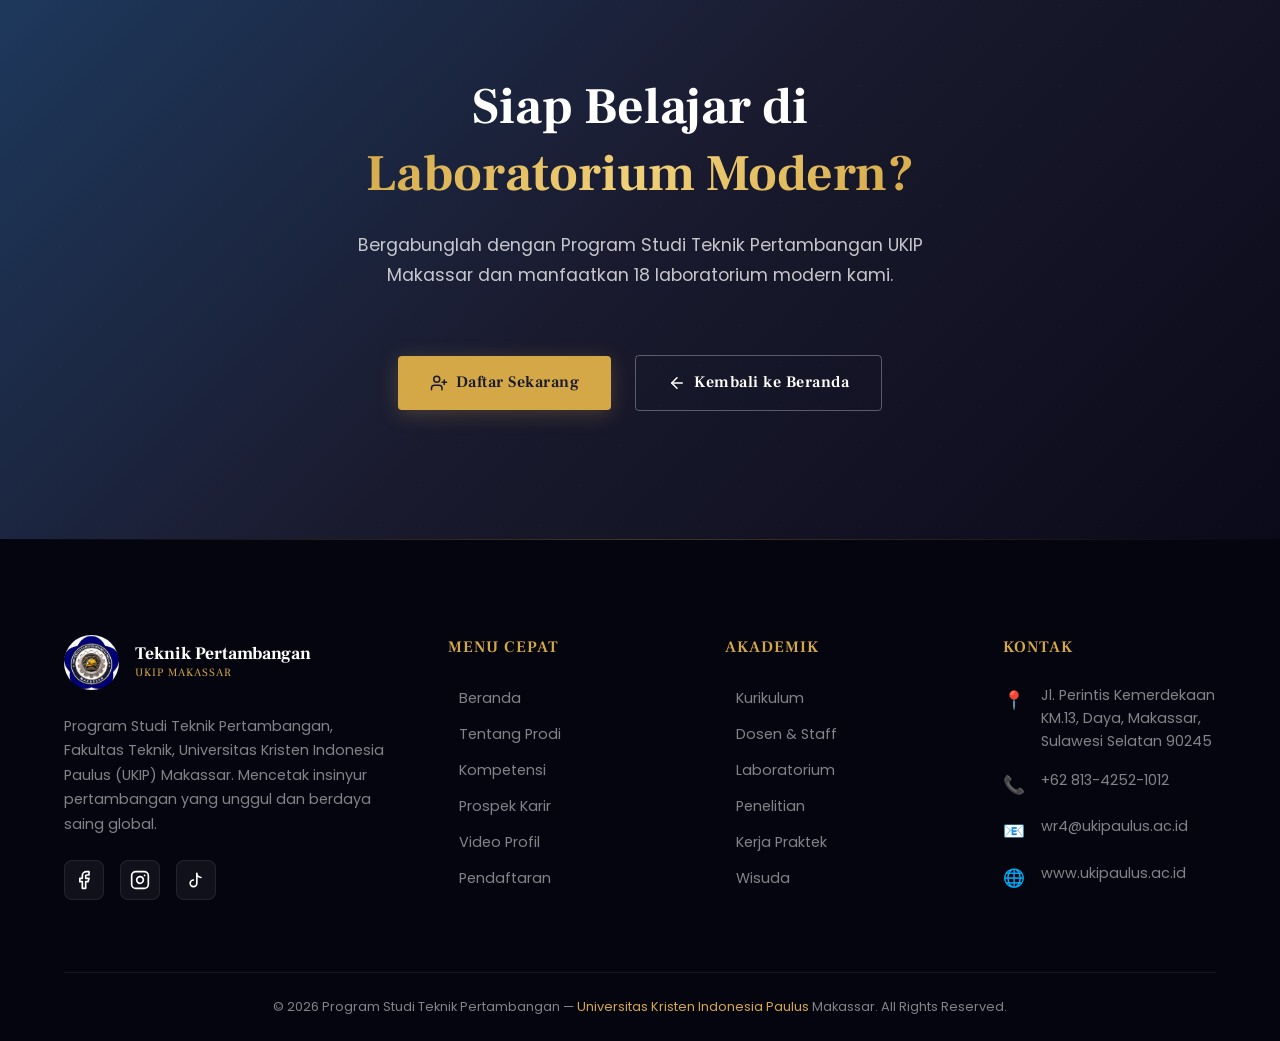
<file: laboratorium.html>
<!DOCTYPE html>
<html lang="id">
<head>
    <meta charset="UTF-8">
    <meta name="viewport" content="width=device-width, initial-scale=1.0">
    <title>Laboratorium — Teknik Pertambangan UKIP Makassar</title>
    <meta name="description" content="Fasilitas Laboratorium Program Studi Teknik Pertambangan Universitas Kristen Indonesia Paulus (UKIP) Makassar. 18 laboratorium modern untuk mendukung pembelajaran praktis.">
    <meta name="keywords" content="Laboratorium, Teknik Pertambangan, UKIP, Universitas Kristen Indonesia Paulus, Makassar, Lab Geologi, Lab Pertambangan">
    <meta property="og:title" content="Laboratorium — Teknik Pertambangan UKIP Makassar">
    <meta property="og:description" content="18 Laboratorium modern untuk mendukung pembelajaran Teknik Pertambangan UKIP Makassar">
    <meta property="og:type" content="website">
    <link rel="stylesheet" href="style.css">
    <link rel="icon" type="image/jpeg" href="asset/logo.jpeg">
</head>
<body>

    <!-- ==================== PRELOADER ==================== -->
    <div id="preloader">
        <img src="asset/logo.jpeg" alt="UKIP Logo" class="preloader-logo">
        <div class="preloader-bar">
            <div class="preloader-bar-inner"></div>
        </div>
        <p class="preloader-text">Loading...</p>
    </div>

    <!-- ==================== HEADER ==================== -->
    <header class="header" id="header">
        <div class="container container-wide">
            <a href="index.html" class="header-logo">
                <img src="asset/logo.jpeg" alt="Logo UKIP Teknik Pertambangan">
                <div class="header-logo-text">
                    <span class="logo-name">Teknik Pertambangan</span>
                    <span class="logo-sub">UKIP Makassar</span>
                </div>
            </a>

            <nav class="header-nav" id="main-nav">
                <a href="index.html">Beranda</a>
                <a href="index.html#tentang">Tentang</a>
                <a href="index.html#sejarah">Sejarah</a>
                <a href="index.html#pimpinan">Pimpinan</a>
                <a href="dosen.html">Dosen & Staff</a>
                <a href="laboratorium.html" class="active">Laboratorium</a>
                <a href="index.html#dokumen">Dokumen</a>
                <a href="index.html#kontak">Kontak</a>
                <a href="index.html#pendaftaran" class="header-cta">Pendaftaran</a>
            </nav>

            <button class="menu-toggle" id="menu-toggle" aria-label="Toggle menu">
                <span></span>
                <span></span>
                <span></span>
            </button>
        </div>
    </header>

    <!-- Mobile Navigation Overlay -->
    <div class="mobile-nav-overlay" id="mobile-nav">
        <a href="index.html">Beranda</a>
        <a href="index.html#tentang">Tentang</a>
        <a href="index.html#sejarah">Sejarah</a>
        <a href="index.html#pimpinan">Pimpinan</a>
        <a href="dosen.html">Dosen & Staff</a>
        <a href="laboratorium.html" class="active">Laboratorium</a>
        <a href="index.html#dokumen">Dokumen</a>
        <a href="index.html#kontak">Kontak</a>
        <a href="index.html#pendaftaran" class="btn btn-primary" style="margin-top: 1rem;">Pendaftaran</a>
    </div>

    <!-- ==================== PAGE HERO / BANNER ==================== -->
    <section class="lab-hero">
        <div class="lab-hero-bg">
            <img src="asset/banner.jpeg" alt="Banner Laboratorium Teknik Pertambangan">
        </div>
        <div class="lab-hero-overlay"></div>
        <div class="lab-hero-particles"></div>
        <div class="lab-hero-content">
            <div class="hero-badge">
                <span class="badge-dot"></span>
                Teknik Pertambangan UKIP
            </div>
            <h1 class="lab-hero-title">
                Fasilitas<br>
                <span class="highlight">Laboratorium</span>
            </h1>
            <p class="lab-hero-subtitle">
                18 laboratorium modern yang mendukung pembelajaran praktis dan penelitian di bidang pertambangan
            </p>
        </div>
    </section>

    <!-- ==================== LAB OVERVIEW STATS ==================== -->
    <section class="lab-stats-section">
        <div class="container">
            <div class="lab-stats-grid">
                <div class="lab-stat-item">
                    <div class="lab-stat-icon">🔬</div>
                    <div class="lab-stat-value">18</div>
                    <div class="lab-stat-label">Total Laboratorium</div>
                </div>
                <div class="lab-stat-item">
                    <div class="lab-stat-icon">🧪</div>
                    <div class="lab-stat-value">Sains Dasar</div>
                    <div class="lab-stat-label">Fisika, Kimia, Geologi</div>
                </div>
                <div class="lab-stat-item">
                    <div class="lab-stat-icon">⛏️</div>
                    <div class="lab-stat-value">Teknik Tambang</div>
                    <div class="lab-stat-label">Spesialisasi Pertambangan</div>
                </div>
                <div class="lab-stat-item">
                    <div class="lab-stat-icon">🥾</div>
                    <div class="lab-stat-value">Lapangan</div>
                    <div class="lab-stat-label">Ekskursi & Survei</div>
                </div>
            </div>
        </div>
    </section>

    <!-- ==================== LAB KATEGORI: SAINS DASAR ==================== -->
    <section class="lab-category-section section" id="lab-sains">
        <div class="container">
            <div class="lab-category-header reveal">
                <span class="lab-category-badge">Fondasi Ilmiah</span>
                <h2 class="section-title">Laboratorium Sains Dasar</h2>
                <p class="section-subtitle">Membangun fondasi keilmuan yang kuat melalui pemahaman prinsip-prinsip dasar sains</p>
            </div>

            <div class="lab-grid">
                <div class="lab-card">
                    <div class="lab-card-emoji">⚛️</div>
                    <div class="lab-card-number">01</div>
                    <h3 class="lab-card-name">Laboratorium Fisika Dasar</h3>
                    <p class="lab-card-desc">Praktikum mekanika, gelombang, optik, dan kelistrikan sebagai dasar pemahaman fenomena fisika dalam pertambangan.</p>
                    <a href="asset/Modul Fisika T.Pertambangan UKIP.pdf" target="_blank" class="lab-card-modul">
                        <svg width="16" height="16" viewBox="0 0 24 24" fill="none" stroke="currentColor" stroke-width="2" stroke-linecap="round" stroke-linejoin="round"><path d="M14 2H6a2 2 0 0 0-2 2v16a2 2 0 0 0 2 2h12a2 2 0 0 0 2-2V8z"></path><polyline points="14 2 14 8 20 8"></polyline><line x1="16" y1="13" x2="8" y2="13"></line><line x1="16" y1="17" x2="8" y2="17"></line><polyline points="10 9 9 9 8 9"></polyline></svg>
                        📄 Lihat Modul PDF
                    </a>
                    <div class="lab-card-glow"></div>
                </div>
                <div class="lab-card">
                    <div class="lab-card-emoji">🧪</div>
                    <div class="lab-card-number">02</div>
                    <h3 class="lab-card-name">Laboratorium Kimia Dasar</h3>
                    <p class="lab-card-desc">Analisis kimia dasar, reaksi kimia, dan karakterisasi material yang mendukung pemahaman proses metalurgi.</p>
                    <a href="asset/Modul Kimia T.Pertambangan UKIP.pdf" target="_blank" class="lab-card-modul">
                        <svg width="16" height="16" viewBox="0 0 24 24" fill="none" stroke="currentColor" stroke-width="2" stroke-linecap="round" stroke-linejoin="round"><path d="M14 2H6a2 2 0 0 0-2 2v16a2 2 0 0 0 2 2h12a2 2 0 0 0 2-2V8z"></path><polyline points="14 2 14 8 20 8"></polyline><line x1="16" y1="13" x2="8" y2="13"></line><line x1="16" y1="17" x2="8" y2="17"></line><polyline points="10 9 9 9 8 9"></polyline></svg>
                        📄 Lihat Modul PDF
                    </a>
                    <div class="lab-card-glow"></div>
                </div>
                <div class="lab-card">
                    <div class="lab-card-emoji">🪨</div>
                    <div class="lab-card-number">03</div>
                    <h3 class="lab-card-name">Laboratorium Geologi Dasar</h3>
                    <p class="lab-card-desc">Identifikasi batuan, mineral, dan struktur geologi sebagai dasar eksplorasi sumber daya alam.</p>
                    <a href="asset/Modul Geologi T.Pertambangan UKIP.pdf" target="_blank" class="lab-card-modul">
                        <svg width="16" height="16" viewBox="0 0 24 24" fill="none" stroke="currentColor" stroke-width="2" stroke-linecap="round" stroke-linejoin="round"><path d="M14 2H6a2 2 0 0 0-2 2v16a2 2 0 0 0 2 2h12a2 2 0 0 0 2-2V8z"></path><polyline points="14 2 14 8 20 8"></polyline><line x1="16" y1="13" x2="8" y2="13"></line><line x1="16" y1="17" x2="8" y2="17"></line><polyline points="10 9 9 9 8 9"></polyline></svg>
                        📄 Lihat Modul PDF
                    </a>
                    <div class="lab-card-glow"></div>
                </div>
            </div>
        </div>
    </section>

    <!-- ==================== LAB KATEGORI: GEOLOGI & MINERAL ==================== -->
    <section class="lab-category-section lab-category-alt section" id="lab-geologi">
        <div class="container">
            <div class="lab-category-header reveal">
                <span class="lab-category-badge">Geologi & Mineral</span>
                <h2 class="section-title">Laboratorium Geologi & Mineralogi</h2>
                <p class="section-subtitle">Mempelajari karakteristik batuan, mineral, dan struktur geologi secara mendalam</p>
            </div>

            <div class="lab-grid">
                <div class="lab-card">
                    <div class="lab-card-emoji">💎</div>
                    <div class="lab-card-number">04</div>
                    <h3 class="lab-card-name">Lab Mineralogi</h3>
                    <p class="lab-card-desc">Identifikasi dan klasifikasi mineral menggunakan sifat fisik, optik, dan kristalografi.</p>
                    <div class="lab-card-glow"></div>
                </div>
                <div class="lab-card">
                    <div class="lab-card-emoji">💠</div>
                    <div class="lab-card-number">05</div>
                    <h3 class="lab-card-name">Lab Kristalografi</h3>
                    <p class="lab-card-desc">Analisis struktur kristal, sistem kristal, dan simetri mineral menggunakan metode difraksi.</p>
                    <div class="lab-card-glow"></div>
                </div>
                <div class="lab-card">
                    <div class="lab-card-emoji">🏔️</div>
                    <div class="lab-card-number">06</div>
                    <h3 class="lab-card-name">Lab Geologi Struktur</h3>
                    <p class="lab-card-desc">Analisis struktur geologi seperti sesar, lipatan, dan deformasi batuan untuk pemodelan geologi tambang.</p>
                    <div class="lab-card-glow"></div>
                </div>
                <div class="lab-card">
                    <div class="lab-card-emoji">🪨🔨</div>
                    <div class="lab-card-number">07</div>
                    <h3 class="lab-card-name">Lab Mekanika Batuan</h3>
                    <p class="lab-card-desc">Pengujian sifat mekanik batuan meliputi kuat tekan, tarik, dan geser untuk desain tambang yang aman.</p>
                    <div class="lab-card-glow"></div>
                </div>
            </div>
        </div>
    </section>

    <!-- ==================== LAB KATEGORI: TEKNIK PERTAMBANGAN ==================== -->
    <section class="lab-category-section section" id="lab-tambang">
        <div class="container">
            <div class="lab-category-header reveal">
                <span class="lab-category-badge">Teknik Pertambangan</span>
                <h2 class="section-title">Laboratorium Teknik Tambang</h2>
                <p class="section-subtitle">Laboratorium spesialisasi untuk penguasaan teknik dan operasi pertambangan modern</p>
            </div>

            <div class="lab-grid">
                <div class="lab-card">
                    <div class="lab-card-emoji">🗺️📐</div>
                    <div class="lab-card-number">08</div>
                    <h3 class="lab-card-name">Lab Perpetaan dan Ukur Tambang</h3>
                    <p class="lab-card-desc">Pemetaan topografi, survei pertambangan, dan pengolahan data spasial menggunakan alat ukur modern.</p>
                    <div class="lab-card-glow"></div>
                </div>
                <div class="lab-card">
                    <div class="lab-card-emoji">🛢️</div>
                    <div class="lab-card-number">09</div>
                    <h3 class="lab-card-name">Lab Teknik Pengeboran</h3>
                    <p class="lab-card-desc">Teknik dan simulasi pengeboran eksplorasi dan produksi dengan berbagai metode pengeboran.</p>
                    <div class="lab-card-glow"></div>
                </div>
                <div class="lab-card">
                    <div class="lab-card-emoji">💧</div>
                    <div class="lab-card-number">10</div>
                    <h3 class="lab-card-name">Lab Hidrogeologi</h3>
                    <p class="lab-card-desc">Analisis air tanah, permeabilitas batuan, dan manajemen air tambang untuk operasi berkelanjutan.</p>
                    <div class="lab-card-glow"></div>
                </div>
                <div class="lab-card">
                    <div class="lab-card-emoji">🧭⛏️</div>
                    <div class="lab-card-number">11</div>
                    <h3 class="lab-card-name">Lab Teknik Eksplorasi</h3>
                    <p class="lab-card-desc">Metode eksplorasi geofisika, geokimia, dan penginderaan jauh untuk pencarian sumber daya mineral.</p>
                    <div class="lab-card-glow"></div>
                </div>
                <div class="lab-card">
                    <div class="lab-card-emoji">💥</div>
                    <div class="lab-card-number">12</div>
                    <h3 class="lab-card-name">Lab Teknik Peledakan</h3>
                    <p class="lab-card-desc">Simulasi dan perencanaan peledakan tambang, desain pola peledakan, dan analisis fragmentasi batuan.</p>
                    <div class="lab-card-glow"></div>
                </div>
            </div>
        </div>
    </section>

    <!-- ==================== LAB KATEGORI: PENGOLAHAN & PERENCANAAN ==================== -->
    <section class="lab-category-section lab-category-alt section" id="lab-olah">
        <div class="container">
            <div class="lab-category-header reveal">
                <span class="lab-category-badge">Pengolahan & Perencanaan</span>
                <h2 class="section-title">Laboratorium Pengolahan & Perencanaan</h2>
                <p class="section-subtitle">Pengolahan bahan galian dan perencanaan operasi tambang secara sistematis</p>
            </div>

            <div class="lab-grid">
                <div class="lab-card">
                    <div class="lab-card-emoji">⚙️🏭</div>
                    <div class="lab-card-number">13</div>
                    <h3 class="lab-card-name">Lab Pengolahan Bahan Galian Tambang</h3>
                    <p class="lab-card-desc">Proses pemisahan, konsentrasi, dan pemurnian mineral menggunakan metode fisika dan kimia.</p>
                    <div class="lab-card-glow"></div>
                </div>
                <div class="lab-card">
                    <div class="lab-card-emoji">🌊⚫</div>
                    <div class="lab-card-number">14</div>
                    <h3 class="lab-card-name">Lab Flotasi Batubara</h3>
                    <p class="lab-card-desc">Teknik flotasi untuk pemisahan dan peningkatan kualitas batubara berdasarkan sifat permukaan.</p>
                    <div class="lab-card-glow"></div>
                </div>
                <div class="lab-card">
                    <div class="lab-card-emoji">📋⛏️</div>
                    <div class="lab-card-number">15</div>
                    <h3 class="lab-card-name">Lab Perencanaan Tambang 1</h3>
                    <p class="lab-card-desc">Perencanaan desain pit, sekuens penambangan, dan optimasi produksi dengan perangkat lunak tambang.</p>
                    <div class="lab-card-glow"></div>
                </div>
                <div class="lab-card">
                    <div class="lab-card-emoji">📐🗺️</div>
                    <div class="lab-card-number">16</div>
                    <h3 class="lab-card-name">Lab Perencanaan Tambang 2</h3>
                    <p class="lab-card-desc">Pemodelan geologi 3D, estimasi sumber daya, dan perencanaan tambang digital berbasis CAD/GIS.</p>
                    <div class="lab-card-glow"></div>
                </div>
            </div>
        </div>
    </section>

    <!-- ==================== LAB KATEGORI: EKSKURSI LAPANGAN ==================== -->
    <section class="lab-category-section section" id="lab-ekskursi">
        <div class="container">
            <div class="lab-category-header reveal">
                <span class="lab-category-badge">Pembelajaran Lapangan</span>
                <h2 class="section-title">Laboratorium Ekskursi</h2>
                <p class="section-subtitle">Pengalaman belajar langsung di lapangan untuk memahami kondisi tambang sesungguhnya</p>
            </div>

            <div class="lab-grid lab-grid-2col">
                <div class="lab-card lab-card-wide">
                    <div class="lab-card-emoji">🥾</div>
                    <div class="lab-card-number">17</div>
                    <h3 class="lab-card-name">Lab Ekskursi 1</h3>
                    <p class="lab-card-desc">Kunjungan lapangan ke lokasi pertambangan aktif untuk observasi langsung proses operasi penambangan, pengangkutan, dan pengolahan.</p>
                    <div class="lab-card-glow"></div>
                </div>
                <div class="lab-card lab-card-wide">
                    <div class="lab-card-emoji">🏞️</div>
                    <div class="lab-card-number">18</div>
                    <h3 class="lab-card-name">Lab Ekskursi 2</h3>
                    <p class="lab-card-desc">Survei geologi lapangan, pemetaan formasi batuan, dan studi reklamasi lingkungan pasca tambang secara langsung.</p>
                    <div class="lab-card-glow"></div>
                </div>
            </div>
        </div>
    </section>

    <!-- ==================== CTA SECTION ==================== -->
    <section class="cta-section" id="pendaftaran">
        <div class="container">
            <div class="cta-content">
                <h2 class="cta-title reveal">
                    Siap Belajar di<br>
                    <span class="gold">Laboratorium Modern?</span>
                </h2>
                <p class="cta-desc reveal">
                    Bergabunglah dengan Program Studi Teknik Pertambangan UKIP Makassar dan manfaatkan 18 laboratorium modern kami.
                </p>
                <div class="hero-buttons reveal">
                    <a href="https://pmb.ukipaulus.ac.id/jalur-seleksi" target="_blank" class="btn btn-primary">
                        <svg width="18" height="18" viewBox="0 0 24 24" fill="none" stroke="currentColor" stroke-width="2" stroke-linecap="round" stroke-linejoin="round"><path d="M16 21v-2a4 4 0 0 0-4-4H6a4 4 0 0 0-4 4v2"></path><circle cx="9" cy="7" r="4"></circle><line x1="19" y1="8" x2="19" y2="14"></line><line x1="22" y1="11" x2="16" y2="11"></line></svg>
                        Daftar Sekarang
                    </a>
                    <a href="index.html" class="btn btn-outline">
                        <svg width="18" height="18" viewBox="0 0 24 24" fill="none" stroke="currentColor" stroke-width="2" stroke-linecap="round" stroke-linejoin="round"><line x1="19" y1="12" x2="5" y2="12"></line><polyline points="12 19 5 12 12 5"></polyline></svg>
                        Kembali ke Beranda
                    </a>
                </div>
            </div>
        </div>
    </section>

    <!-- ==================== FOOTER ==================== -->
    <footer class="footer" id="kontak">
        <div class="container">
            <div class="footer-grid">
                <!-- Brand Column -->
                <div class="footer-brand">
                    <div class="footer-logo">
                        <img src="asset/logo.jpeg" alt="Logo UKIP">
                        <div class="footer-logo-text">
                            Teknik Pertambangan
                            <span>UKIP Makassar</span>
                        </div>
                    </div>
                    <p class="footer-desc">
                        Program Studi Teknik Pertambangan, Fakultas Teknik, Universitas Kristen Indonesia Paulus (UKIP) Makassar. Mencetak insinyur pertambangan yang unggul dan berdaya saing global.
                    </p>
                    <div class="footer-social">
                        <a href="https://facebook.com/ukipmakassar" aria-label="Facebook" target="_blank">
                            <svg width="20" height="20" viewBox="0 0 24 24" fill="none" stroke="currentColor" stroke-width="2" stroke-linecap="round" stroke-linejoin="round"><path d="M18 2h-3a5 5 0 0 0-5 5v3H7v4h3v8h4v-8h3l1-4h-4V7a1 1 0 0 1 1-1h3z"></path></svg>
                        </a>
                        <a href="https://instagram.com/ukipmakassar" aria-label="Instagram" target="_blank">
                            <svg width="20" height="20" viewBox="0 0 24 24" fill="none" stroke="currentColor" stroke-width="2" stroke-linecap="round" stroke-linejoin="round"><rect x="2" y="2" width="20" height="20" rx="5" ry="5"></rect><path d="M16 11.37A4 4 0 1 1 12.63 8 4 4 0 0 1 16 11.37z"></path><line x1="17.5" y1="6.5" x2="17.51" y2="6.5"></line></svg>
                        </a>
                        <a href="https://tiktok.com/@ukipmakassar" aria-label="TikTok" target="_blank">
                            <svg width="20" height="20" viewBox="0 0 24 24" fill="none" stroke="currentColor" stroke-width="2" stroke-linecap="round" stroke-linejoin="round"><path d="M9 12a4 4 0 1 0 4 4V4a5 5 0 0 0 5 5"></path></svg>
                        </a>
                    </div>
                </div>

                <!-- Quick Links -->
                <div class="footer-col">
                    <h4>Menu Cepat</h4>
                    <ul>
                        <li><a href="index.html">Beranda</a></li>
                        <li><a href="index.html#tentang">Tentang Prodi</a></li>
                        <li><a href="index.html#kompetensi">Kompetensi</a></li>
                        <li><a href="index.html#karir">Prospek Karir</a></li>
                        <li><a href="index.html#video">Video Profil</a></li>
                        <li><a href="index.html#pendaftaran">Pendaftaran</a></li>
                    </ul>
                </div>

                <!-- Academic -->
                <div class="footer-col">
                    <h4>Akademik</h4>
                    <ul>
                        <li><a href="javascript:void(0)">Kurikulum</a></li>
                        <li><a href="dosen.html">Dosen & Staff</a></li>
                        <li><a href="laboratorium.html">Laboratorium</a></li>
                        <li><a href="javascript:void(0)">Penelitian</a></li>
                        <li><a href="javascript:void(0)">Kerja Praktek</a></li>
                        <li><a href="javascript:void(0)">Wisuda</a></li>
                    </ul>
                </div>

                <!-- Contact -->
                <div class="footer-col">
                    <h4>Kontak</h4>
                    <div class="footer-contact-item">
                        <span class="icon">📍</span>
                        <span>Jl. Perintis Kemerdekaan KM.13, Daya, Makassar, Sulawesi Selatan 90245</span>
                    </div>
                    <div class="footer-contact-item">
                        <span class="icon">📞</span>
                        <span>+62 813-4252-1012</span>
                    </div>
                    <div class="footer-contact-item">
                        <span class="icon">📧</span>
                        <span>wr4@ukipaulus.ac.id</span>
                    </div>
                    <div class="footer-contact-item">
                        <span class="icon">🌐</span>
                        <span>www.ukipaulus.ac.id</span>
                    </div>
                </div>
            </div>

            <div class="footer-bottom">
                <p>&copy; 2026 Program Studi Teknik Pertambangan — <a href="https://ukipaulus.ac.id" target="_blank">Universitas Kristen Indonesia Paulus</a> Makassar. All Rights Reserved.</p>
            </div>
        </div>
    </footer>

    <script src="script.js"></script>
</body>
</html>
</file>
<file: style.css>
/* =============================================
   UKIP Teknik Pertambangan - Design System
   ============================================= */

/* Google Fonts */
@import url('https://fonts.googleapis.com/css2?family=Poppins:wght@300;400;500;600;700;800;900&family=Frank+Ruhl+Libre:wght@400;500;700&display=swap');

/* CSS Custom Properties */
:root {
    /* Colors */
    --color-primary: #1a1a2e;
    --color-primary-light: #16213e;
    --color-secondary: #d4a847;
    --color-secondary-light: #e8c56d;
    --color-secondary-dark: #b8912e;
    --color-accent: #1e3a5f;
    --color-accent-light: #2d5a8e;
    --color-bg-dark: #0a0a1a;
    --color-bg-section: #0f0f23;
    --color-bg-card: rgba(26, 26, 46, 0.7);
    --color-text-primary: #ffffff;
    --color-text-secondary: rgba(255, 255, 255, 0.75);
    --color-text-muted: rgba(255, 255, 255, 0.5);
    --color-gold-gradient: linear-gradient(135deg, #d4a847 0%, #f0d078 50%, #d4a847 100%);
    --color-dark-gradient: linear-gradient(180deg, #0a0a1a 0%, #1a1a2e 50%, #0f0f23 100%);
    --color-hero-overlay: linear-gradient(135deg, rgba(10,10,26,0.85) 0%, rgba(26,26,46,0.65) 50%, rgba(10,10,26,0.80) 100%);
    --color-glass: rgba(255, 255, 255, 0.05);
    --color-glass-border: rgba(255, 255, 255, 0.08);
    --color-divider: rgba(212, 168, 71, 0.3);

    /* Typography */
    --font-heading: 'Frank Ruhl Libre', serif;
    --font-body: 'Poppins', sans-serif;

    /* Spacing */
    --space-xs: 0.5rem;
    --space-sm: 1rem;
    --space-md: 1.5rem;
    --space-lg: 2.5rem;
    --space-xl: 4rem;
    --space-2xl: 6rem;
    --space-3xl: 8rem;

    /* Border Radius */
    --radius-sm: 4px;
    --radius-md: 8px;
    --radius-lg: 16px;
    --radius-xl: 24px;
    --radius-full: 50%;

    /* Shadows */
    --shadow-sm: 0 2px 8px rgba(0, 0, 0, 0.3);
    --shadow-md: 0 4px 16px rgba(0, 0, 0, 0.4);
    --shadow-lg: 0 8px 32px rgba(0, 0, 0, 0.5);
    --shadow-gold: 0 4px 20px rgba(212, 168, 71, 0.25);
    --shadow-glow: 0 0 30px rgba(212, 168, 71, 0.15);

    /* Transitions */
    --transition-fast: 0.2s cubic-bezier(0.4, 0, 0.2, 1);
    --transition-normal: 0.3s cubic-bezier(0.4, 0, 0.2, 1);
    --transition-slow: 0.5s cubic-bezier(0.4, 0, 0.2, 1);
    --transition-spring: 0.6s cubic-bezier(0.34, 1.56, 0.64, 1);

    /* Layout */
    --container-max: 1200px;
    --container-wide: 1400px;
    --header-height: 80px;
}

/* =============================================
   Reset & Base
   ============================================= */
*, *::before, *::after {
    margin: 0;
    padding: 0;
    box-sizing: border-box;
}

html {
    scroll-behavior: smooth;
    font-size: 16px;
    overflow-x: hidden;
}

body {
    font-family: var(--font-body);
    background: var(--color-bg-dark);
    color: var(--color-text-primary);
    line-height: 1.6;
    overflow-x: hidden;
    -webkit-font-smoothing: antialiased;
    -moz-osx-font-smoothing: grayscale;
}

a {
    text-decoration: none;
    color: inherit;
    transition: color var(--transition-fast);
}

img {
    max-width: 100%;
    height: auto;
    display: block;
}

ul, ol {
    list-style: none;
}

/* Container */
.container {
    width: 100%;
    max-width: var(--container-max);
    margin: 0 auto;
    padding: 0 var(--space-md);
}

.container-wide {
    max-width: var(--container-wide);
}

/* Section base */
.section {
    padding: var(--space-3xl) 0;
    position: relative;
}

.section-title {
    font-family: var(--font-heading);
    font-size: clamp(2rem, 5vw, 3rem);
    font-weight: 700;
    text-align: center;
    margin-bottom: var(--space-sm);
    background: var(--color-gold-gradient);
    -webkit-background-clip: text;
    -webkit-text-fill-color: transparent;
    background-clip: text;
}

.section-subtitle {
    text-align: center;
    color: var(--color-text-secondary);
    font-size: 1.05rem;
    max-width: 600px;
    margin: 0 auto var(--space-xl);
    line-height: 1.7;
}

/* =============================================
   Preloader
   ============================================= */
#preloader {
    position: fixed;
    inset: 0;
    background: var(--color-bg-dark);
    z-index: 99999;
    display: flex;
    flex-direction: column;
    align-items: center;
    justify-content: center;
    transition: opacity 0.6s ease, visibility 0.6s ease;
}

#preloader.loaded {
    opacity: 0;
    visibility: hidden;
    pointer-events: none;
}

.preloader-logo {
    width: 120px;
    height: 120px;
    animation: preloaderPulse 1.5s ease-in-out infinite;
    border-radius: var(--radius-full);
    object-fit: contain;
}

.preloader-bar {
    width: 200px;
    height: 3px;
    background: rgba(255,255,255,0.1);
    border-radius: 3px;
    margin-top: var(--space-md);
    overflow: hidden;
}

.preloader-bar-inner {
    width: 0%;
    height: 100%;
    background: var(--color-gold-gradient);
    border-radius: 3px;
    transition: width 0.3s ease;
}

.preloader-text {
    margin-top: var(--space-sm);
    font-size: 0.85rem;
    color: var(--color-text-muted);
    letter-spacing: 2px;
    text-transform: uppercase;
}

@keyframes preloaderPulse {
    0%, 100% { transform: scale(1); opacity: 1; }
    50% { transform: scale(1.05); opacity: 0.8; }
}

/* =============================================
   Header
   ============================================= */
.header {
    position: fixed;
    top: 0;
    left: 0;
    right: 0;
    z-index: 1000;
    height: var(--header-height);
    display: flex;
    align-items: center;
    transition: background var(--transition-normal), box-shadow var(--transition-normal), backdrop-filter var(--transition-normal);
    background: transparent;
}

.header.scrolled {
    background: rgba(10, 10, 26, 0.92);
    backdrop-filter: blur(20px);
    -webkit-backdrop-filter: blur(20px);
    box-shadow: 0 2px 20px rgba(0,0,0,0.5);
}

.header .container {
    display: flex;
    align-items: center;
    justify-content: space-between;
    width: 100%;
    max-width: var(--container-wide);
}

.header-logo {
    display: flex;
    align-items: center;
    gap: var(--space-sm);
    z-index: 1001;
}

.header-logo img {
    height: 50px;
    width: 50px;
    border-radius: var(--radius-full);
    object-fit: cover;
    transition: transform var(--transition-spring);
}

.header-logo:hover img {
    transform: rotate(10deg) scale(1.05);
}

.header-logo-text {
    display: flex;
    flex-direction: column;
}

.header-logo-text .logo-name {
    font-family: var(--font-heading);
    font-size: 1.1rem;
    font-weight: 700;
    color: var(--color-text-primary);
    line-height: 1.2;
}

.header-logo-text .logo-sub {
    font-size: 0.65rem;
    color: var(--color-secondary);
    letter-spacing: 1.5px;
    text-transform: uppercase;
    font-weight: 500;
}

.header-nav {
    display: flex;
    align-items: center;
    gap: var(--space-lg);
}

.header-nav a {
    font-family: var(--font-heading);
    font-size: 0.9rem;
    font-weight: 500;
    color: var(--color-text-primary);
    padding: var(--space-xs) 0;
    position: relative;
    letter-spacing: 0.5px;
}

.header-nav a::after {
    content: '';
    position: absolute;
    bottom: 0;
    left: 0;
    width: 0;
    height: 2px;
    background: var(--color-secondary);
    transition: width var(--transition-normal);
}

.header-nav a:hover::after,
.header-nav a.active::after {
    width: 100%;
}

.header-nav a:hover {
    color: var(--color-secondary);
}

.header-cta {
    padding: 10px 24px;
    background: transparent;
    border: 1.5px solid var(--color-secondary);
    color: var(--color-secondary) !important;
    border-radius: var(--radius-sm);
    font-family: var(--font-heading) !important;
    font-weight: 600 !important;
    font-size: 0.85rem !important;
    letter-spacing: 1px;
    text-transform: uppercase;
    transition: all var(--transition-normal) !important;
    cursor: pointer;
}

.header-cta:hover {
    background: var(--color-secondary) !important;
    color: var(--color-primary) !important;
    box-shadow: var(--shadow-gold);
    transform: translateY(-1px);
}

.header-cta::after {
    display: none !important;
}

/* Mobile Menu Toggle */
.menu-toggle {
    display: none;
    flex-direction: column;
    gap: 5px;
    cursor: pointer;
    z-index: 1001;
    padding: 8px;
    background: none;
    border: none;
}

.menu-toggle span {
    display: block;
    width: 28px;
    height: 2px;
    background: var(--color-text-primary);
    transition: all var(--transition-normal);
    border-radius: 2px;
}

.menu-toggle.active span:nth-child(1) {
    transform: rotate(45deg) translate(5px, 5px);
}

.menu-toggle.active span:nth-child(2) {
    opacity: 0;
}

.menu-toggle.active span:nth-child(3) {
    transform: rotate(-45deg) translate(5px, -5px);
}

/* =============================================
   Hero Section
   ============================================= */
.hero {
    position: relative;
    min-height: 100vh;
    display: flex;
    align-items: center;
    justify-content: center;
    overflow: hidden;
}

.hero-bg {
    position: absolute;
    inset: 0;
    z-index: 0;
}

.hero-bg img {
    width: 100%;
    height: 100%;
    object-fit: cover;
    animation: heroZoom 25s ease-in-out infinite alternate;
}

.hero-overlay {
    position: absolute;
    inset: 0;
    background: var(--color-hero-overlay);
    z-index: 1;
}

.hero-particles {
    position: absolute;
    inset: 0;
    z-index: 2;
    overflow: hidden;
}

.particle {
    position: absolute;
    width: 3px;
    height: 3px;
    background: rgba(212, 168, 71, 0.4);
    border-radius: var(--radius-full);
    animation: particleFloat linear infinite;
}

.hero-content {
    position: relative;
    z-index: 3;
    text-align: center;
    max-width: 900px;
    padding: 0 var(--space-md);
}

.hero-badge {
    display: inline-flex;
    align-items: center;
    gap: 8px;
    padding: 8px 20px;
    background: var(--color-glass);
    border: 1px solid var(--color-glass-border);
    border-radius: 50px;
    font-size: 0.8rem;
    color: var(--color-secondary);
    letter-spacing: 2px;
    text-transform: uppercase;
    margin-bottom: var(--space-lg);
    backdrop-filter: blur(10px);
    animation: fadeInDown 0.8s ease forwards;
    opacity: 0;
}

.hero-badge .badge-dot {
    width: 6px;
    height: 6px;
    background: var(--color-secondary);
    border-radius: var(--radius-full);
    animation: pulse 2s ease-in-out infinite;
}

.hero-welcome {
    font-family: var(--font-heading);
    font-size: clamp(1.1rem, 2.5vw, 1.5rem);
    font-weight: 400;
    color: var(--color-text-secondary);
    margin-bottom: var(--space-sm);
    animation: fadeInUp 0.8s ease 0.2s forwards;
    opacity: 0;
}

.hero-title {
    font-family: var(--font-heading);
    font-size: clamp(2.5rem, 6vw, 4.5rem);
    font-weight: 700;
    line-height: 1.1;
    margin-bottom: var(--space-md);
    animation: fadeInUp 0.8s ease 0.4s forwards;
    opacity: 0;
}

.hero-title .highlight {
    background: var(--color-gold-gradient);
    -webkit-background-clip: text;
    -webkit-text-fill-color: transparent;
    background-clip: text;
}

.hero-tagline {
    font-size: clamp(0.95rem, 2vw, 1.15rem);
    color: var(--color-text-secondary);
    max-width: 650px;
    margin: 0 auto var(--space-xl);
    line-height: 1.8;
    animation: fadeInUp 0.8s ease 0.6s forwards;
    opacity: 0;
}

.hero-buttons {
    display: flex;
    align-items: center;
    justify-content: center;
    gap: var(--space-md);
    animation: fadeInUp 0.8s ease 0.8s forwards;
    opacity: 0;
    flex-wrap: wrap;
}

.btn {
    display: inline-flex;
    align-items: center;
    gap: 8px;
    padding: 14px 32px;
    font-family: var(--font-heading);
    font-size: 1rem;
    font-weight: 600;
    border-radius: var(--radius-sm);
    cursor: pointer;
    transition: all var(--transition-normal);
    border: none;
    letter-spacing: 0.5px;
}

.btn-primary {
    background: var(--color-secondary);
    color: var(--color-primary);
    box-shadow: var(--shadow-gold);
}

.btn-primary:hover {
    background: var(--color-secondary-light);
    transform: translateY(-2px);
    box-shadow: 0 6px 30px rgba(212, 168, 71, 0.4);
}

.btn-outline {
    background: transparent;
    color: var(--color-text-primary);
    border: 1.5px solid rgba(255,255,255,0.3);
}

.btn-outline:hover {
    border-color: var(--color-secondary);
    color: var(--color-secondary);
    transform: translateY(-2px);
}

.hero-scroll-indicator {
    position: absolute;
    bottom: 40px;
    left: 50%;
    transform: translateX(-50%);
    z-index: 3;
    display: flex;
    flex-direction: column;
    align-items: center;
    gap: 8px;
    animation: fadeIn 1s ease 1.5s forwards;
    opacity: 0;
}

.scroll-mouse {
    width: 26px;
    height: 40px;
    border: 2px solid rgba(255,255,255,0.3);
    border-radius: 13px;
    position: relative;
}

.scroll-mouse::after {
    content: '';
    position: absolute;
    top: 8px;
    left: 50%;
    transform: translateX(-50%);
    width: 3px;
    height: 8px;
    background: var(--color-secondary);
    border-radius: 3px;
    animation: scrollDot 2s ease-in-out infinite;
}

.scroll-text {
    font-size: 0.7rem;
    color: var(--color-text-muted);
    letter-spacing: 2px;
    text-transform: uppercase;
}

@keyframes heroZoom {
    0% { transform: scale(1); }
    100% { transform: scale(1.1); }
}

@keyframes particleFloat {
    0% { transform: translateY(100vh) rotate(0deg); opacity: 0; }
    10% { opacity: 1; }
    90% { opacity: 1; }
    100% { transform: translateY(-100vh) rotate(720deg); opacity: 0; }
}

@keyframes scrollDot {
    0%, 100% { transform: translateX(-50%) translateY(0); opacity: 1; }
    50% { transform: translateX(-50%) translateY(10px); opacity: 0.3; }
}

@keyframes pulse {
    0%, 100% { opacity: 1; }
    50% { opacity: 0.4; }
}

/* =============================================
   Info / Accreditation Section
   ============================================= */
.info-section {
    background: var(--color-primary);
    padding: var(--space-xl) 0;
    position: relative;
    overflow: hidden;
}

.info-section::before {
    content: '';
    position: absolute;
    top: 0;
    left: 0;
    right: 0;
    height: 1px;
    background: linear-gradient(90deg, transparent, var(--color-secondary), transparent);
}

.info-grid {
    display: grid;
    grid-template-columns: 1fr 1fr 1fr;
    gap: var(--space-lg);
    align-items: center;
}

.info-card {
    text-align: center;
    padding: var(--space-lg);
    border-radius: var(--radius-lg);
    background: var(--color-glass);
    border: 1px solid var(--color-glass-border);
    backdrop-filter: blur(10px);
    transition: all var(--transition-normal);
    opacity: 0;
    transform: translateY(30px);
}

.info-card.animate-in {
    opacity: 1;
    transform: translateY(0);
}

.info-card:hover {
    transform: translateY(-5px);
    border-color: rgba(212, 168, 71, 0.3);
    box-shadow: var(--shadow-glow);
}

.info-card-icon {
    font-size: 2.5rem;
    margin-bottom: var(--space-sm);
    line-height: 1;
}

.info-card-value {
    font-family: var(--font-heading);
    font-size: 1.8rem;
    font-weight: 700;
    color: var(--color-secondary);
    margin-bottom: var(--space-xs);
}

.info-card-label {
    font-size: 0.85rem;
    color: var(--color-text-secondary);
    text-transform: uppercase;
    letter-spacing: 1px;
}

/* =============================================
   Counter / Statistics Section
   ============================================= */
.stats-section {
    background: var(--color-bg-section);
    position: relative;
    overflow: hidden;
}

.stats-section::before {
    content: '';
    position: absolute;
    top: 50%;
    left: 50%;
    transform: translate(-50%, -50%);
    width: 600px;
    height: 600px;
    background: radial-gradient(circle, rgba(212,168,71,0.05) 0%, transparent 70%);
    pointer-events: none;
}

.stats-grid {
    display: grid;
    grid-template-columns: repeat(4, 1fr);
    gap: var(--space-lg);
}

.stat-card {
    text-align: center;
    padding: var(--space-xl) var(--space-md);
    border-radius: var(--radius-lg);
    background: var(--color-bg-card);
    border: 1px solid var(--color-glass-border);
    transition: all var(--transition-normal);
    position: relative;
    overflow: hidden;
    opacity: 0;
    transform: translateY(40px);
}

.stat-card.animate-in {
    opacity: 1;
    transform: translateY(0);
}

.stat-card::before {
    content: '';
    position: absolute;
    top: 0;
    left: 0;
    right: 0;
    height: 3px;
    background: var(--color-gold-gradient);
    transform: scaleX(0);
    transition: transform var(--transition-slow);
}

.stat-card:hover::before {
    transform: scaleX(1);
}

.stat-card:hover {
    transform: translateY(-8px);
    border-color: rgba(212, 168, 71, 0.2);
    box-shadow: var(--shadow-glow);
}

.stat-icon {
    font-size: 2.5rem;
    margin-bottom: var(--space-md);
    display: block;
}

.stat-number {
    font-family: var(--font-body);
    font-size: clamp(2.5rem, 4vw, 3.5rem);
    font-weight: 800;
    background: var(--color-gold-gradient);
    -webkit-background-clip: text;
    -webkit-text-fill-color: transparent;
    background-clip: text;
    line-height: 1;
    margin-bottom: var(--space-xs);
}

.stat-label {
    font-family: var(--font-heading);
    font-size: 0.85rem;
    color: var(--color-text-secondary);
    text-transform: uppercase;
    letter-spacing: 1.5px;
    font-weight: 500;
}

/* =============================================
   Video Section
   ============================================= */
.video-section {
    background: var(--color-bg-dark);
    position: relative;
    overflow: hidden;
}

.video-section::before {
    content: '';
    position: absolute;
    inset: 0;
    background: radial-gradient(ellipse at center, rgba(212,168,71,0.04) 0%, transparent 60%);
    pointer-events: none;
}

.video-wrapper {
    max-width: 960px;
    margin: 0 auto;
    border-radius: var(--radius-lg);
    overflow: hidden;
    position: relative;
    box-shadow: var(--shadow-lg);
    border: 1px solid var(--color-glass-border);
    aspect-ratio: 16/9;
}

.video-wrapper video {
    width: 100%;
    height: 100%;
    object-fit: cover;
    display: block;
}

.video-play-overlay {
    position: absolute;
    inset: 0;
    display: flex;
    align-items: center;
    justify-content: center;
    background: rgba(10,10,26,0.5);
    cursor: pointer;
    transition: all var(--transition-normal);
    z-index: 2;
}

.video-play-overlay:hover {
    background: rgba(10,10,26,0.3);
}

.video-play-overlay.hidden {
    opacity: 0;
    pointer-events: none;
}

.play-btn {
    width: 80px;
    height: 80px;
    border-radius: var(--radius-full);
    background: var(--color-secondary);
    display: flex;
    align-items: center;
    justify-content: center;
    transition: all var(--transition-spring);
    box-shadow: 0 0 0 0 rgba(212, 168, 71, 0.4);
    animation: playPulse 2s ease-in-out infinite;
}

.play-btn svg {
    width: 28px;
    height: 28px;
    fill: var(--color-primary);
    margin-left: 4px;
}

.play-btn:hover {
    transform: scale(1.1);
}

@keyframes playPulse {
    0%, 100% { box-shadow: 0 0 0 0 rgba(212, 168, 71, 0.4); }
    50% { box-shadow: 0 0 0 20px rgba(212, 168, 71, 0); }
}

/* =============================================
   Competency / Program Section
   ============================================= */
.competency-section {
    background: var(--color-primary);
    position: relative;
}

.competency-section::after {
    content: '';
    position: absolute;
    bottom: 0;
    left: 0;
    right: 0;
    height: 1px;
    background: linear-gradient(90deg, transparent, var(--color-divider), transparent);
}

.competency-grid {
    display: grid;
    grid-template-columns: repeat(4, 1fr);
    gap: var(--space-md);
}

.competency-card {
    padding: var(--space-lg);
    border-radius: var(--radius-lg);
    background: var(--color-glass);
    border: 1px solid var(--color-glass-border);
    text-align: center;
    transition: all var(--transition-normal);
    position: relative;
    overflow: hidden;
    opacity: 0;
    transform: translateY(30px);
}

.competency-card.animate-in {
    opacity: 1;
    transform: translateY(0);
}

.competency-card::before {
    content: '';
    position: absolute;
    inset: 0;
    background: linear-gradient(135deg, rgba(212,168,71,0.08) 0%, transparent 60%);
    opacity: 0;
    transition: opacity var(--transition-normal);
}

.competency-card:hover {
    transform: translateY(-6px);
    border-color: rgba(212, 168, 71, 0.3);
    box-shadow: var(--shadow-glow);
}

.competency-card:hover::before {
    opacity: 1;
}

.competency-icon {
    font-size: 2.5rem;
    margin-bottom: var(--space-md);
    position: relative;
    z-index: 1;
}

.competency-title {
    font-family: var(--font-heading);
    font-size: 1rem;
    font-weight: 600;
    color: var(--color-secondary);
    margin-bottom: var(--space-xs);
    position: relative;
    z-index: 1;
}

.competency-desc {
    font-size: 0.85rem;
    color: var(--color-text-muted);
    line-height: 1.6;
    position: relative;
    z-index: 1;
}

/* =============================================
   Career Section
   ============================================= */
.career-section {
    background: var(--color-bg-section);
    position: relative;
    overflow: hidden;
}

.career-section::before {
    content: '';
    position: absolute;
    top: 0;
    left: 0;
    right: 0;
    height: 1px;
    background: linear-gradient(90deg, transparent, var(--color-divider), transparent);
}

.career-grid {
    display: grid;
    grid-template-columns: repeat(4, 1fr);
    gap: var(--space-md);
}

.career-card {
    padding: var(--space-lg) var(--space-md);
    border-radius: var(--radius-lg);
    background: var(--color-bg-card);
    border: 1px solid var(--color-glass-border);
    text-align: center;
    transition: all var(--transition-normal);
    cursor: default;
    opacity: 0;
    transform: scale(0.9);
}

.career-card.animate-in {
    opacity: 1;
    transform: scale(1);
}

.career-card:hover {
    border-color: rgba(212, 168, 71, 0.25);
    transform: translateY(-5px);
    box-shadow: var(--shadow-glow);
}

.career-icon {
    width: 80px;
    height: 80px;
    margin: 0 auto var(--space-md);
    border-radius: var(--radius-full);
    object-fit: cover;
    border: 2px solid rgba(212, 168, 71, 0.3);
    box-shadow: 0 4px 15px rgba(0, 0, 0, 0.2);
    transition: all var(--transition-normal);
}

.career-card:hover .career-icon {
    border-color: var(--color-secondary);
    box-shadow: 0 0 20px rgba(212, 168, 71, 0.3);
    transform: scale(1.1);
}

.career-title {
    font-family: var(--font-heading);
    font-size: 0.95rem;
    font-weight: 600;
    color: var(--color-text-primary);
    margin-bottom: var(--space-xs);
}

.career-desc {
    font-size: 0.8rem;
    color: var(--color-text-muted);
    line-height: 1.5;
}

/* =============================================
   CTA Banner Section
   ============================================= */
.cta-section {
    padding: var(--space-3xl) 0;
    background: linear-gradient(135deg, var(--color-accent) 0%, var(--color-primary) 50%, #0a0a1a 100%);
    position: relative;
    overflow: hidden;
}

.cta-section::before {
    content: '';
    position: absolute;
    top: 0;
    left: 0;
    right: 0;
    bottom: 0;
    background: url('data:image/svg+xml,<svg xmlns="http://www.w3.org/2000/svg" viewBox="0 0 80 80"><circle cx="40" cy="40" r="1" fill="rgba(212,168,71,0.08)"/></svg>');
    background-size: 40px 40px;
}

.cta-content {
    text-align: center;
    position: relative;
    z-index: 1;
}

.cta-title {
    font-family: var(--font-heading);
    font-size: clamp(2rem, 5vw, 3.2rem);
    font-weight: 700;
    margin-bottom: var(--space-md);
    line-height: 1.3;
}

.cta-title .gold {
    background: var(--color-gold-gradient);
    -webkit-background-clip: text;
    -webkit-text-fill-color: transparent;
    background-clip: text;
}

.cta-desc {
    font-size: 1.1rem;
    color: var(--color-text-secondary);
    max-width: 600px;
    margin: 0 auto var(--space-xl);
    line-height: 1.7;
}

/* =============================================
   Footer
   ============================================= */
.footer {
    background: #050510;
    padding: var(--space-2xl) 0 0;
    position: relative;
}

.footer::before {
    content: '';
    position: absolute;
    top: 0;
    left: 0;
    right: 0;
    height: 1px;
    background: linear-gradient(90deg, transparent, rgba(212,168,71,0.3), transparent);
}

.footer-grid {
    display: grid;
    grid-template-columns: 1.5fr 1fr 1fr 1fr;
    gap: var(--space-xl);
    padding-bottom: var(--space-xl);
}

.footer-brand {
    display: flex;
    flex-direction: column;
}

.footer-logo {
    display: flex;
    align-items: center;
    gap: var(--space-sm);
    margin-bottom: var(--space-md);
}

.footer-logo img {
    width: 55px;
    height: 55px;
    border-radius: var(--radius-full);
    object-fit: cover;
}

.footer-logo-text {
    font-family: var(--font-heading);
    font-size: 1.1rem;
    font-weight: 700;
    line-height: 1.3;
}

.footer-logo-text span {
    display: block;
    font-size: 0.7rem;
    color: var(--color-secondary);
    font-weight: 400;
    letter-spacing: 1px;
    text-transform: uppercase;
}

.footer-desc {
    color: var(--color-text-muted);
    font-size: 0.9rem;
    line-height: 1.7;
    margin-bottom: var(--space-md);
}

.footer-social {
    display: flex;
    gap: var(--space-sm);
}

.footer-social a {
    width: 40px;
    height: 40px;
    border-radius: var(--radius-md);
    background: var(--color-glass);
    border: 1px solid var(--color-glass-border);
    display: flex;
    align-items: center;
    justify-content: center;
    font-size: 1.1rem;
    transition: all var(--transition-normal);
}

.footer-social a:hover {
    background: var(--color-secondary);
    border-color: var(--color-secondary);
    color: var(--color-primary);
    transform: translateY(-3px);
}

.footer-col h4 {
    font-family: var(--font-heading);
    font-size: 1rem;
    font-weight: 600;
    color: var(--color-secondary);
    margin-bottom: var(--space-md);
    text-transform: uppercase;
    letter-spacing: 1px;
}

.footer-col ul li {
    margin-bottom: var(--space-xs);
}

.footer-col ul li a {
    font-size: 0.9rem;
    color: var(--color-text-muted);
    transition: all var(--transition-fast);
    display: inline-flex;
    align-items: center;
    gap: 6px;
}

.footer-col ul li a::before {
    content: '›';
    font-size: 1.1rem;
    color: var(--color-secondary);
    opacity: 0;
    transform: translateX(-5px);
    transition: all var(--transition-fast);
}

.footer-col ul li a:hover {
    color: var(--color-text-primary);
    transform: translateX(5px);
}

.footer-col ul li a:hover::before {
    opacity: 1;
    transform: translateX(0);
}

.footer-contact-item {
    display: flex;
    align-items: flex-start;
    gap: var(--space-sm);
    margin-bottom: var(--space-sm);
    font-size: 0.9rem;
    color: var(--color-text-muted);
}

.footer-contact-item .icon {
    color: var(--color-secondary);
    font-size: 1.1rem;
    flex-shrink: 0;
    margin-top: 2px;
}

.footer-bottom {
    border-top: 1px solid rgba(255,255,255,0.06);
    padding: var(--space-md) 0;
    text-align: center;
}

.footer-bottom p {
    font-size: 0.8rem;
    color: var(--color-text-muted);
}

.footer-bottom a {
    color: var(--color-secondary);
}

/* =============================================
   Animations
   ============================================= */
@keyframes fadeIn {
    from { opacity: 0; }
    to { opacity: 1; }
}

@keyframes fadeInUp {
    from { opacity: 0; transform: translateY(30px); }
    to { opacity: 1; transform: translateY(0); }
}

@keyframes fadeInDown {
    from { opacity: 0; transform: translateY(-20px); }
    to { opacity: 1; transform: translateY(0); }
}

@keyframes fadeInLeft {
    from { opacity: 0; transform: translateX(-30px); }
    to { opacity: 1; transform: translateX(0); }
}

@keyframes fadeInRight {
    from { opacity: 0; transform: translateX(30px); }
    to { opacity: 1; transform: translateX(0); }
}

/* Scroll Reveal Classes */
.reveal {
    opacity: 0;
    transform: translateY(30px);
    transition: all 0.8s cubic-bezier(0.4, 0, 0.2, 1);
}

.reveal.active {
    opacity: 1;
    transform: translateY(0);
}

.reveal-left {
    opacity: 0;
    transform: translateX(-40px);
    transition: all 0.8s cubic-bezier(0.4, 0, 0.2, 1);
}

.reveal-left.active {
    opacity: 1;
    transform: translateX(0);
}

.reveal-right {
    opacity: 0;
    transform: translateX(40px);
    transition: all 0.8s cubic-bezier(0.4, 0, 0.2, 1);
}

.reveal-right.active {
    opacity: 1;
    transform: translateX(0);
}

/* =============================================
   Mobile Menu Overlay
   ============================================= */
.mobile-nav-overlay {
    display: none;
    position: fixed;
    inset: 0;
    background: rgba(10,10,26,0.97);
    backdrop-filter: blur(20px);
    z-index: 999;
    flex-direction: column;
    align-items: center;
    justify-content: center;
    gap: var(--space-lg);
    opacity: 0;
    transition: opacity var(--transition-normal);
}

.mobile-nav-overlay.active {
    display: flex;
    opacity: 1;
}

.mobile-nav-overlay a {
    font-family: var(--font-heading);
    font-size: 1.5rem;
    font-weight: 600;
    color: var(--color-text-primary);
    transition: all var(--transition-fast);
}

.mobile-nav-overlay a:hover {
    color: var(--color-secondary);
    transform: scale(1.05);
}

/* =============================================
   Responsive Design
   ============================================= */
@media (max-width: 1024px) {
    .competency-grid,
    .career-grid {
        grid-template-columns: repeat(2, 1fr);
    }

    .stats-grid {
        grid-template-columns: repeat(2, 1fr);
    }

    .footer-grid {
        grid-template-columns: 1fr 1fr;
        gap: var(--space-lg);
    }
}

@media (max-width: 768px) {
    :root {
        --header-height: 70px;
    }

    .header-nav {
        display: none;
    }

    .menu-toggle {
        display: flex;
    }

    .hero-title {
        font-size: clamp(2rem, 8vw, 3rem);
    }

    .info-grid {
        grid-template-columns: 1fr;
        gap: var(--space-md);
    }

    .stats-grid {
        grid-template-columns: 1fr 1fr;
        gap: var(--space-md);
    }

    .competency-grid {
        grid-template-columns: 1fr;
    }

    .career-grid {
        grid-template-columns: 1fr 1fr;
    }

    .footer-grid {
        grid-template-columns: 1fr;
        gap: var(--space-lg);
    }

    .section {
        padding: var(--space-2xl) 0;
    }

    .hero-buttons {
        flex-direction: column;
    }

    .btn {
        width: 100%;
        justify-content: center;
        max-width: 300px;
    }

    .play-btn {
        width: 60px;
        height: 60px;
    }

    .play-btn svg {
        width: 22px;
        height: 22px;
    }
}

@media (max-width: 480px) {
    .stats-grid {
        grid-template-columns: 1fr;
    }

    .career-grid {
        grid-template-columns: 1fr;
    }

    .hero-badge {
        font-size: 0.7rem;
        padding: 6px 14px;
    }

    .header-logo-text .logo-name {
        font-size: 0.9rem;
    }

    .header-logo-text .logo-sub {
        font-size: 0.55rem;
    }
}

/* =============================================
   Sejarah / History Section
   ============================================= */
.sejarah-section {
    background: var(--color-bg-dark);
    position: relative;
    overflow: hidden;
}

.sejarah-content {
    display: grid;
    grid-template-columns: 1fr 1fr;
    gap: var(--space-xl);
    align-items: center;
}

.sejarah-text {
    color: var(--color-text-secondary);
    font-size: 0.95rem;
    line-height: 1.8;
}

.sejarah-text p {
    margin-bottom: var(--space-md);
}

.sejarah-text .sejarah-highlight {
    color: var(--color-secondary);
    font-weight: 600;
}

.timeline {
    position: relative;
    padding-left: var(--space-xl);
}

.timeline::before {
    content: '';
    position: absolute;
    left: 12px;
    top: 0;
    bottom: 0;
    width: 2px;
    background: linear-gradient(180deg, var(--color-secondary), rgba(212,168,71,0.2));
}

.timeline-item {
    position: relative;
    margin-bottom: var(--space-lg);
    opacity: 0;
    transform: translateX(20px);
}

.timeline-item.animate-in {
    opacity: 1;
    transform: translateX(0);
}

.timeline-item::before {
    content: '';
    position: absolute;
    left: calc(-1 * var(--space-xl) + 6px);
    top: 6px;
    width: 14px;
    height: 14px;
    background: var(--color-secondary);
    border-radius: var(--radius-full);
    box-shadow: 0 0 0 4px rgba(212,168,71,0.2);
}

.timeline-year {
    font-family: var(--font-heading);
    font-size: 0.8rem;
    font-weight: 600;
    color: var(--color-secondary);
    text-transform: uppercase;
    letter-spacing: 1.5px;
    margin-bottom: 4px;
}

.timeline-title {
    font-family: var(--font-heading);
    font-size: 1.05rem;
    font-weight: 600;
    color: var(--color-text-primary);
    margin-bottom: 4px;
}

.timeline-desc {
    font-size: 0.85rem;
    color: var(--color-text-muted);
    line-height: 1.6;
}

/* =============================================
   Pimpinan / Leadership Section
   ============================================= */
.pimpinan-section {
    background: var(--color-primary);
    position: relative;
}

.pimpinan-grid {
    display: grid;
    grid-template-columns: repeat(2, 1fr);
    gap: var(--space-xl);
    max-width: 800px;
    margin: 0 auto;
}

.pimpinan-card {
    text-align: center;
    padding: var(--space-xl) var(--space-lg);
    border-radius: var(--radius-xl);
    background: var(--color-glass);
    border: 1px solid var(--color-glass-border);
    transition: all var(--transition-normal);
    opacity: 0;
    transform: translateY(30px);
}

.pimpinan-card.animate-in {
    opacity: 1;
    transform: translateY(0);
}

.pimpinan-card:hover {
    border-color: rgba(212, 168, 71, 0.25);
    transform: translateY(-5px);
    box-shadow: var(--shadow-glow);
}

.pimpinan-photo {
    width: 160px;
    height: 160px;
    border-radius: var(--radius-full);
    object-fit: cover;
    margin: 0 auto var(--space-md);
    border: 3px solid rgba(212, 168, 71, 0.3);
    box-shadow: 0 0 25px rgba(212, 168, 71, 0.1);
    transition: all var(--transition-normal);
}

.pimpinan-card:hover .pimpinan-photo {
    border-color: var(--color-secondary);
    box-shadow: 0 0 35px rgba(212, 168, 71, 0.2);
    transform: scale(1.03);
}

.pimpinan-name {
    font-family: var(--font-heading);
    font-size: 1.2rem;
    font-weight: 700;
    color: var(--color-text-primary);
    margin-bottom: 4px;
}

.pimpinan-title {
    font-size: 0.85rem;
    color: var(--color-secondary);
    font-weight: 500;
    text-transform: uppercase;
    letter-spacing: 1.5px;
    margin-bottom: var(--space-sm);
}

.pimpinan-desc {
    font-size: 0.85rem;
    color: var(--color-text-muted);
    line-height: 1.6;
}

/* =============================================
   Dokumen / Documents Section
   ============================================= */
.dokumen-section {
    background: var(--color-bg-section);
    position: relative;
}

.dokumen-grid {
    display: grid;
    grid-template-columns: repeat(3, 1fr);
    gap: var(--space-md);
}

.dokumen-card {
    padding: var(--space-lg);
    border-radius: var(--radius-lg);
    background: var(--color-bg-card);
    border: 1px solid var(--color-glass-border);
    transition: all var(--transition-normal);
    display: flex;
    flex-direction: column;
    align-items: center;
    text-align: center;
    gap: var(--space-sm);
    text-decoration: none;
    cursor: pointer;
    opacity: 0;
    transform: translateY(20px);
}

.dokumen-card.animate-in {
    opacity: 1;
    transform: translateY(0);
}

.dokumen-card:hover {
    border-color: rgba(212, 168, 71, 0.3);
    transform: translateY(-5px);
    box-shadow: var(--shadow-glow);
}

.dokumen-icon {
    font-size: 2.8rem;
    line-height: 1;
}

.dokumen-title {
    font-family: var(--font-heading);
    font-size: 0.95rem;
    font-weight: 600;
    color: var(--color-text-primary);
    line-height: 1.4;
}

.dokumen-desc {
    font-size: 0.8rem;
    color: var(--color-text-muted);
    line-height: 1.5;
}

.dokumen-badge {
    display: inline-flex;
    align-items: center;
    gap: 4px;
    padding: 5px 14px;
    background: rgba(212,168,71,0.12);
    color: var(--color-secondary);
    font-size: 0.75rem;
    font-weight: 600;
    border-radius: 50px;
    letter-spacing: 0.5px;
    text-transform: uppercase;
    margin-top: auto;
}

/* Responsive additions for new sections */
@media (max-width: 1024px) {
    .dokumen-grid {
        grid-template-columns: repeat(2, 1fr);
    }
}

@media (max-width: 768px) {
    .sejarah-content {
        grid-template-columns: 1fr;
    }

    .pimpinan-grid {
        grid-template-columns: 1fr;
        max-width: 400px;
    }

    .dokumen-grid {
        grid-template-columns: 1fr;
    }

    .pimpinan-photo {
        width: 130px;
        height: 130px;
    }
}

/* =============================================
   Dosen & Staff Page
   ============================================= */

/* --- Dosen Page Hero --- */
.dosen-hero {
    position: relative;
    min-height: 55vh;
    display: flex;
    align-items: center;
    justify-content: center;
    overflow: hidden;
}

.dosen-hero-bg {
    position: absolute;
    inset: 0;
    z-index: 0;
}

.dosen-hero-bg img {
    width: 100%;
    height: 100%;
    object-fit: cover;
    filter: brightness(0.4) saturate(0.8);
}

.dosen-hero-overlay {
    position: absolute;
    inset: 0;
    background: linear-gradient(135deg, rgba(10,10,26,0.92) 0%, rgba(26,26,46,0.7) 50%, rgba(10,10,26,0.88) 100%);
    z-index: 1;
}

.dosen-hero-particles {
    position: absolute;
    inset: 0;
    z-index: 2;
    pointer-events: none;
}

.dosen-hero-content {
    position: relative;
    z-index: 3;
    text-align: center;
    padding: calc(var(--header-height) + 3rem) var(--space-md) var(--space-3xl);
    animation: dosenHeroFadeIn 1s ease-out;
}

@keyframes dosenHeroFadeIn {
    from { opacity: 0; transform: translateY(30px); }
    to { opacity: 1; transform: translateY(0); }
}

.dosen-hero-title {
    font-family: var(--font-heading);
    font-size: clamp(2.5rem, 6vw, 4.2rem);
    font-weight: 700;
    line-height: 1.15;
    margin-bottom: var(--space-md);
    color: var(--color-text-primary);
}

.dosen-hero-subtitle {
    font-size: clamp(0.95rem, 1.8vw, 1.15rem);
    color: var(--color-text-secondary);
    max-width: 600px;
    margin: 0 auto;
    line-height: 1.7;
}

/* --- Dosen Stats Bar --- */
.dosen-stats-section {
    background: var(--color-primary);
    padding: var(--space-xl) 0;
    border-top: 1px solid var(--color-glass-border);
    border-bottom: 1px solid var(--color-glass-border);
}

.dosen-stats-grid {
    display: grid;
    grid-template-columns: repeat(3, 1fr);
    gap: var(--space-lg);
    text-align: center;
}

.dosen-stat-item {
    padding: var(--space-md);
    animation: dosenStatPop 0.6s ease-out both;
}

.dosen-stat-item:nth-child(2) { animation-delay: 0.15s; }
.dosen-stat-item:nth-child(3) { animation-delay: 0.3s; }

@keyframes dosenStatPop {
    from { opacity: 0; transform: scale(0.85); }
    to { opacity: 1; transform: scale(1); }
}

.dosen-stat-icon {
    font-size: 2.2rem;
    margin-bottom: var(--space-xs);
}

.dosen-stat-value {
    font-family: var(--font-heading);
    font-size: 1.25rem;
    font-weight: 700;
    color: var(--color-secondary);
    margin-bottom: 4px;
}

.dosen-stat-label {
    font-size: 0.8rem;
    color: var(--color-text-muted);
    text-transform: uppercase;
    letter-spacing: 1px;
}

/* --- Dosen Section & Grid --- */
.dosen-section {
    background: var(--color-bg-section);
    position: relative;
}

.dosen-grid {
    display: grid;
    grid-template-columns: repeat(auto-fill, minmax(340px, 1fr));
    gap: var(--space-xl);
    margin-top: var(--space-lg);
}

/* --- Dosen Card --- */
.dosen-card {
    border-radius: var(--radius-xl);
    background: var(--color-bg-card);
    border: 1px solid var(--color-glass-border);
    overflow: hidden;
    transition: all var(--transition-normal);
    opacity: 0;
    transform: translateY(30px);
}

.dosen-card.animate-in {
    opacity: 1;
    transform: translateY(0);
}

.dosen-card:hover {
    border-color: rgba(212, 168, 71, 0.3);
    transform: translateY(-8px);
    box-shadow: 0 12px 40px rgba(212, 168, 71, 0.12), 0 4px 16px rgba(0,0,0,0.4);
}

.dosen-card-inner {
    display: flex;
    flex-direction: column;
}

/* --- Card Image --- */
.dosen-card-image-wrapper {
    position: relative;
    width: 100%;
    aspect-ratio: 1 / 1;
    overflow: hidden;
    background: var(--color-primary);
}

.dosen-card-photo {
    width: 100%;
    height: 100%;
    object-fit: cover;
    transition: transform var(--transition-slow), filter var(--transition-normal);
}

.dosen-card:hover .dosen-card-photo {
    transform: scale(1.08);
    filter: brightness(0.7);
}

/* --- Hover Overlay with CV Button --- */
.dosen-card-overlay {
    position: absolute;
    inset: 0;
    display: flex;
    align-items: center;
    justify-content: center;
    background: rgba(10, 10, 26, 0.65);
    backdrop-filter: blur(6px);
    opacity: 0;
    transition: opacity var(--transition-normal);
}

.dosen-card:hover .dosen-card-overlay {
    opacity: 1;
}

.dosen-cv-btn {
    display: inline-flex;
    align-items: center;
    gap: 8px;
    padding: 12px 28px;
    background: var(--color-gold-gradient);
    color: var(--color-primary);
    font-family: var(--font-body);
    font-size: 0.9rem;
    font-weight: 600;
    border-radius: 50px;
    text-decoration: none;
    transition: all var(--transition-normal);
    transform: translateY(15px);
    box-shadow: 0 4px 20px rgba(212, 168, 71, 0.3);
}

.dosen-card:hover .dosen-cv-btn {
    transform: translateY(0);
}

.dosen-cv-btn:hover {
    box-shadow: 0 6px 30px rgba(212, 168, 71, 0.45);
    transform: scale(1.05) !important;
}

/* --- Card Body --- */
.dosen-card-body {
    padding: var(--space-lg);
    text-align: center;
}

.dosen-card-name {
    font-family: var(--font-heading);
    font-size: 1.2rem;
    font-weight: 700;
    color: var(--color-text-primary);
    margin-bottom: 8px;
    line-height: 1.3;
}

.dosen-card-nidn {
    display: inline-flex;
    align-items: center;
    gap: 6px;
    font-size: 0.8rem;
    color: var(--color-text-muted);
    margin-bottom: 8px;
}

.dosen-card-jabatan {
    font-size: 0.82rem;
    color: var(--color-secondary);
    font-weight: 500;
    text-transform: uppercase;
    letter-spacing: 1.5px;
    margin-bottom: var(--space-sm);
}

/* --- Keahlian Tags --- */
.dosen-card-keahlian {
    display: flex;
    flex-wrap: wrap;
    justify-content: center;
    gap: 6px;
    margin-bottom: var(--space-md);
}

.keahlian-tag {
    display: inline-block;
    padding: 4px 14px;
    background: rgba(212, 168, 71, 0.1);
    border: 1px solid rgba(212, 168, 71, 0.2);
    color: var(--color-secondary-light);
    font-size: 0.72rem;
    font-weight: 500;
    border-radius: 50px;
    letter-spacing: 0.5px;
    transition: all var(--transition-fast);
}

.keahlian-tag:hover {
    background: rgba(212, 168, 71, 0.2);
    border-color: rgba(212, 168, 71, 0.4);
}

/* --- Card Action Button --- */
.dosen-card-actions {
    padding-top: var(--space-sm);
    border-top: 1px solid var(--color-glass-border);
}

.dosen-action-btn {
    display: inline-flex;
    align-items: center;
    gap: 8px;
    padding: 10px 20px;
    background: transparent;
    border: 1px solid rgba(212, 168, 71, 0.3);
    color: var(--color-secondary);
    font-size: 0.82rem;
    font-weight: 500;
    border-radius: 50px;
    text-decoration: none;
    transition: all var(--transition-normal);
    cursor: pointer;
}

.dosen-action-btn:hover {
    background: rgba(212, 168, 71, 0.12);
    border-color: var(--color-secondary);
    color: var(--color-secondary-light);
    box-shadow: 0 0 15px rgba(212, 168, 71, 0.1);
}

/* --- Staff Section --- */
.staff-section {
    background: var(--color-primary);
    position: relative;
}

.staff-grid {
    display: grid;
    grid-template-columns: repeat(3, 1fr);
    gap: var(--space-md);
    margin-top: var(--space-lg);
}

.staff-card {
    text-align: center;
    padding: var(--space-xl) var(--space-lg);
    border-radius: var(--radius-xl);
    background: var(--color-glass);
    border: 1px solid var(--color-glass-border);
    transition: all var(--transition-normal);
    opacity: 0;
    transform: translateY(25px);
}

.staff-card.animate-in {
    opacity: 1;
    transform: translateY(0);
}

.staff-card:hover {
    border-color: rgba(212, 168, 71, 0.25);
    transform: translateY(-5px);
    box-shadow: var(--shadow-glow);
}

.staff-icon {
    font-size: 2.8rem;
    margin-bottom: var(--space-sm);
    line-height: 1;
}

.staff-title {
    font-family: var(--font-heading);
    font-size: 1.05rem;
    font-weight: 600;
    color: var(--color-text-primary);
    margin-bottom: 8px;
}

.staff-desc {
    font-size: 0.85rem;
    color: var(--color-text-muted);
    line-height: 1.6;
}

/* --- Dosen Page Responsive --- */
@media (max-width: 1024px) {
    .dosen-grid {
        grid-template-columns: repeat(auto-fill, minmax(300px, 1fr));
    }

    .staff-grid {
        grid-template-columns: repeat(2, 1fr);
    }
}

@media (max-width: 768px) {
    .dosen-hero {
        min-height: 45vh;
    }

    .dosen-hero-content {
        padding-top: calc(var(--header-height) + 2rem);
    }

    .dosen-stats-grid {
        grid-template-columns: 1fr;
        gap: var(--space-sm);
    }

    .dosen-grid {
        grid-template-columns: 1fr;
        max-width: 420px;
        margin-left: auto;
        margin-right: auto;
    }

    .staff-grid {
        grid-template-columns: 1fr;
    }
}

/* =============================================
   Laboratorium Page
   ============================================= */

/* --- Lab Page Hero --- */
.lab-hero {
    position: relative;
    min-height: 55vh;
    display: flex;
    align-items: center;
    justify-content: center;
    overflow: hidden;
}

.lab-hero-bg {
    position: absolute;
    inset: 0;
    z-index: 0;
}

.lab-hero-bg img {
    width: 100%;
    height: 100%;
    object-fit: cover;
    filter: brightness(0.35) saturate(0.7);
}

.lab-hero-overlay {
    position: absolute;
    inset: 0;
    background: linear-gradient(135deg, rgba(10,10,26,0.93) 0%, rgba(26,26,46,0.68) 50%, rgba(10,10,26,0.9) 100%);
    z-index: 1;
}

.lab-hero-particles {
    position: absolute;
    inset: 0;
    z-index: 2;
    pointer-events: none;
}

.lab-hero-content {
    position: relative;
    z-index: 3;
    text-align: center;
    padding: calc(var(--header-height) + 3rem) var(--space-md) var(--space-3xl);
    animation: labHeroFadeIn 1s ease-out;
}

@keyframes labHeroFadeIn {
    from { opacity: 0; transform: translateY(30px); }
    to { opacity: 1; transform: translateY(0); }
}

.lab-hero-title {
    font-family: var(--font-heading);
    font-size: clamp(2.5rem, 6vw, 4.2rem);
    font-weight: 700;
    line-height: 1.15;
    margin-bottom: var(--space-md);
    color: var(--color-text-primary);
}

.lab-hero-subtitle {
    font-size: clamp(0.95rem, 1.8vw, 1.15rem);
    color: var(--color-text-secondary);
    max-width: 620px;
    margin: 0 auto;
    line-height: 1.7;
}

/* --- Lab Stats Bar --- */
.lab-stats-section {
    background: var(--color-primary);
    padding: var(--space-xl) 0;
    border-top: 1px solid var(--color-glass-border);
    border-bottom: 1px solid var(--color-glass-border);
}

.lab-stats-grid {
    display: grid;
    grid-template-columns: repeat(4, 1fr);
    gap: var(--space-lg);
    text-align: center;
}

.lab-stat-item {
    padding: var(--space-md);
    animation: labStatPop 0.6s ease-out both;
}

.lab-stat-item:nth-child(2) { animation-delay: 0.12s; }
.lab-stat-item:nth-child(3) { animation-delay: 0.24s; }
.lab-stat-item:nth-child(4) { animation-delay: 0.36s; }

@keyframes labStatPop {
    from { opacity: 0; transform: scale(0.85); }
    to { opacity: 1; transform: scale(1); }
}

.lab-stat-icon {
    font-size: 2.2rem;
    margin-bottom: var(--space-xs);
}

.lab-stat-value {
    font-family: var(--font-heading);
    font-size: 1.3rem;
    font-weight: 700;
    color: var(--color-secondary);
    margin-bottom: 4px;
}

.lab-stat-label {
    font-size: 0.78rem;
    color: var(--color-text-muted);
    text-transform: uppercase;
    letter-spacing: 1px;
}

/* --- Lab Category Sections --- */
.lab-category-section {
    background: var(--color-bg-section);
    position: relative;
}

.lab-category-section.lab-category-alt {
    background: var(--color-primary);
}

.lab-category-header {
    text-align: center;
    margin-bottom: var(--space-lg);
}

.lab-category-badge {
    display: inline-block;
    padding: 6px 20px;
    background: rgba(212, 168, 71, 0.1);
    border: 1px solid rgba(212, 168, 71, 0.25);
    color: var(--color-secondary);
    font-size: 0.75rem;
    font-weight: 600;
    border-radius: 50px;
    letter-spacing: 1.5px;
    text-transform: uppercase;
    margin-bottom: var(--space-md);
}

/* --- Lab Grid --- */
.lab-grid {
    display: grid;
    grid-template-columns: repeat(auto-fill, minmax(310px, 1fr));
    gap: var(--space-lg);
}

.lab-grid-2col {
    grid-template-columns: repeat(2, 1fr);
}

/* --- Lab Card --- */
.lab-card {
    position: relative;
    padding: var(--space-xl) var(--space-lg);
    border-radius: var(--radius-xl);
    background: var(--color-bg-card);
    border: 1px solid var(--color-glass-border);
    text-align: center;
    transition: all var(--transition-normal);
    overflow: hidden;
    opacity: 0;
    transform: translateY(30px);
}

.lab-card.animate-in {
    opacity: 1;
    transform: translateY(0);
}

.lab-card:hover {
    border-color: rgba(212, 168, 71, 0.35);
    transform: translateY(-8px);
    box-shadow: 0 12px 40px rgba(212, 168, 71, 0.1), 0 4px 16px rgba(0,0,0,0.35);
}

/* Glow effect on hover */
.lab-card-glow {
    position: absolute;
    top: -50%;
    left: -50%;
    width: 200%;
    height: 200%;
    background: radial-gradient(circle at center, rgba(212, 168, 71, 0.06) 0%, transparent 60%);
    opacity: 0;
    transition: opacity var(--transition-slow);
    pointer-events: none;
}

.lab-card:hover .lab-card-glow {
    opacity: 1;
}

/* Emoji Icon */
.lab-card-emoji {
    font-size: 3rem;
    line-height: 1.2;
    margin-bottom: var(--space-sm);
    filter: drop-shadow(0 2px 8px rgba(212, 168, 71, 0.15));
    transition: transform var(--transition-spring);
}

.lab-card:hover .lab-card-emoji {
    transform: scale(1.15) translateY(-4px);
}

/* Number badge */
.lab-card-number {
    font-family: var(--font-heading);
    font-size: 0.7rem;
    font-weight: 700;
    color: rgba(212, 168, 71, 0.35);
    letter-spacing: 2px;
    margin-bottom: var(--space-xs);
    text-transform: uppercase;
}

.lab-card:hover .lab-card-number {
    color: rgba(212, 168, 71, 0.6);
}

/* Lab Name */
.lab-card-name {
    font-family: var(--font-heading);
    font-size: 1.05rem;
    font-weight: 700;
    color: var(--color-text-primary);
    margin-bottom: 10px;
    line-height: 1.35;
    transition: color var(--transition-fast);
}

.lab-card:hover .lab-card-name {
    color: var(--color-secondary-light);
}

/* Lab Description */
.lab-card-desc {
    font-size: 0.82rem;
    color: var(--color-text-muted);
    line-height: 1.65;
}

/* Lab Modul PDF Link */
.lab-card-modul {
    display: inline-flex;
    align-items: center;
    gap: 6px;
    margin-top: var(--space-sm);
    padding: 8px 18px;
    background: rgba(212, 168, 71, 0.1);
    border: 1px solid rgba(212, 168, 71, 0.25);
    color: var(--color-secondary);
    font-size: 0.78rem;
    font-weight: 600;
    border-radius: 50px;
    text-decoration: none;
    letter-spacing: 0.5px;
    transition: all var(--transition-normal);
    position: relative;
    z-index: 2;
}

.lab-card-modul:hover {
    background: rgba(212, 168, 71, 0.2);
    border-color: var(--color-secondary);
    color: var(--color-secondary-light);
    box-shadow: 0 0 15px rgba(212, 168, 71, 0.15);
    transform: translateY(-2px);
}

.lab-card-modul svg {
    flex-shrink: 0;
}

/* --- Lab Responsive --- */
@media (max-width: 1024px) {
    .lab-stats-grid {
        grid-template-columns: repeat(2, 1fr);
    }

    .lab-grid {
        grid-template-columns: repeat(auto-fill, minmax(280px, 1fr));
    }

    .lab-grid-2col {
        grid-template-columns: repeat(2, 1fr);
    }
}

@media (max-width: 768px) {
    .lab-hero {
        min-height: 45vh;
    }

    .lab-hero-content {
        padding-top: calc(var(--header-height) + 2rem);
    }

    .lab-stats-grid {
        grid-template-columns: 1fr 1fr;
        gap: var(--space-sm);
    }

    .lab-grid,
    .lab-grid-2col {
        grid-template-columns: 1fr;
        max-width: 420px;
        margin-left: auto;
        margin-right: auto;
    }

    .lab-card-emoji {
        font-size: 2.5rem;
    }
}

@media (max-width: 480px) {
    .lab-stats-grid {
        grid-template-columns: 1fr;
    }
}

/* =============================================
   Visi & Misi Section
   ============================================= */
.visimisi-section {
    background: var(--color-bg-section);
    position: relative;
}

.visimisi-grid {
    display: grid;
    grid-template-columns: 1fr 1.4fr;
    gap: var(--space-xl);
    align-items: start;
}

/* --- Card --- */
.visimisi-card {
    padding: var(--space-xl);
    border-radius: var(--radius-xl);
    background: var(--color-bg-card);
    border: 1px solid var(--color-glass-border);
    transition: all var(--transition-normal);
    position: relative;
    overflow: hidden;
}

.visimisi-card::before {
    content: '';
    position: absolute;
    top: 0;
    left: 0;
    right: 0;
    height: 3px;
    background: var(--color-gold-gradient);
    opacity: 0;
    transition: opacity var(--transition-normal);
}

.visimisi-card:hover {
    border-color: rgba(212, 168, 71, 0.25);
    box-shadow: var(--shadow-glow);
}

.visimisi-card:hover::before {
    opacity: 1;
}

/* --- Card Header --- */
.visimisi-card-header {
    display: flex;
    align-items: center;
    gap: var(--space-sm);
    margin-bottom: var(--space-lg);
    padding-bottom: var(--space-md);
    border-bottom: 1px solid var(--color-glass-border);
}

.visimisi-icon {
    font-size: 2rem;
    line-height: 1;
    filter: drop-shadow(0 2px 6px rgba(212, 168, 71, 0.2));
}

.visimisi-card-title {
    font-family: var(--font-heading);
    font-size: 1.3rem;
    font-weight: 700;
    color: var(--color-secondary);
    letter-spacing: 0.5px;
}

/* --- Visi Quote --- */
.visimisi-quote {
    font-family: var(--font-body);
    font-size: 0.95rem;
    color: var(--color-text-secondary);
    line-height: 1.85;
    padding-left: var(--space-md);
    border-left: 3px solid var(--color-secondary);
    font-style: italic;
    position: relative;
}

.visimisi-quote strong {
    color: var(--color-secondary-light);
    font-weight: 600;
    font-style: normal;
}

/* --- Misi List --- */
.visimisi-list {
    list-style: none;
    counter-reset: misi-counter;
    padding: 0;
    margin: 0;
}

.visimisi-list > li {
    counter-increment: misi-counter;
    position: relative;
    padding-left: 2.5rem;
    margin-bottom: var(--space-md);
    font-size: 0.88rem;
    color: var(--color-text-secondary);
    line-height: 1.7;
}

.visimisi-list > li:last-child {
    margin-bottom: 0;
}

.visimisi-list > li::before {
    content: counter(misi-counter);
    position: absolute;
    left: 0;
    top: 1px;
    width: 26px;
    height: 26px;
    border-radius: var(--radius-full);
    background: rgba(212, 168, 71, 0.12);
    border: 1px solid rgba(212, 168, 71, 0.3);
    color: var(--color-secondary);
    font-size: 0.72rem;
    font-weight: 700;
    display: flex;
    align-items: center;
    justify-content: center;
    flex-shrink: 0;
}

.visimisi-list > li strong {
    color: var(--color-secondary-light);
    font-weight: 600;
}

/* Sub-list */
.visimisi-sublist {
    list-style: none;
    padding: 0;
    margin-top: 8px;
    margin-left: 0;
}

.visimisi-sublist li {
    position: relative;
    padding-left: 1.4rem;
    margin-bottom: 5px;
    font-size: 0.84rem;
    color: var(--color-text-muted);
    line-height: 1.6;
}

.visimisi-sublist li::before {
    content: '';
    position: absolute;
    left: 0;
    top: 9px;
    width: 6px;
    height: 6px;
    border-radius: var(--radius-full);
    background: rgba(212, 168, 71, 0.4);
}

/* --- Responsive --- */
@media (max-width: 1024px) {
    .visimisi-grid {
        grid-template-columns: 1fr;
        gap: var(--space-lg);
    }
}

@media (max-width: 768px) {
    .visimisi-card {
        padding: var(--space-lg) var(--space-md);
    }

    .visimisi-card-title {
        font-size: 1.1rem;
    }

    .visimisi-quote {
        font-size: 0.88rem;
    }
}

/* =============================================
   Utility Classes
   ============================================= */
.text-gold {
    color: var(--color-secondary);
}

.text-center {
    text-align: center;
}

.mb-sm { margin-bottom: var(--space-sm); }
.mb-md { margin-bottom: var(--space-md); }
.mb-lg { margin-bottom: var(--space-lg); }
.mb-xl { margin-bottom: var(--space-xl); }
</file>
